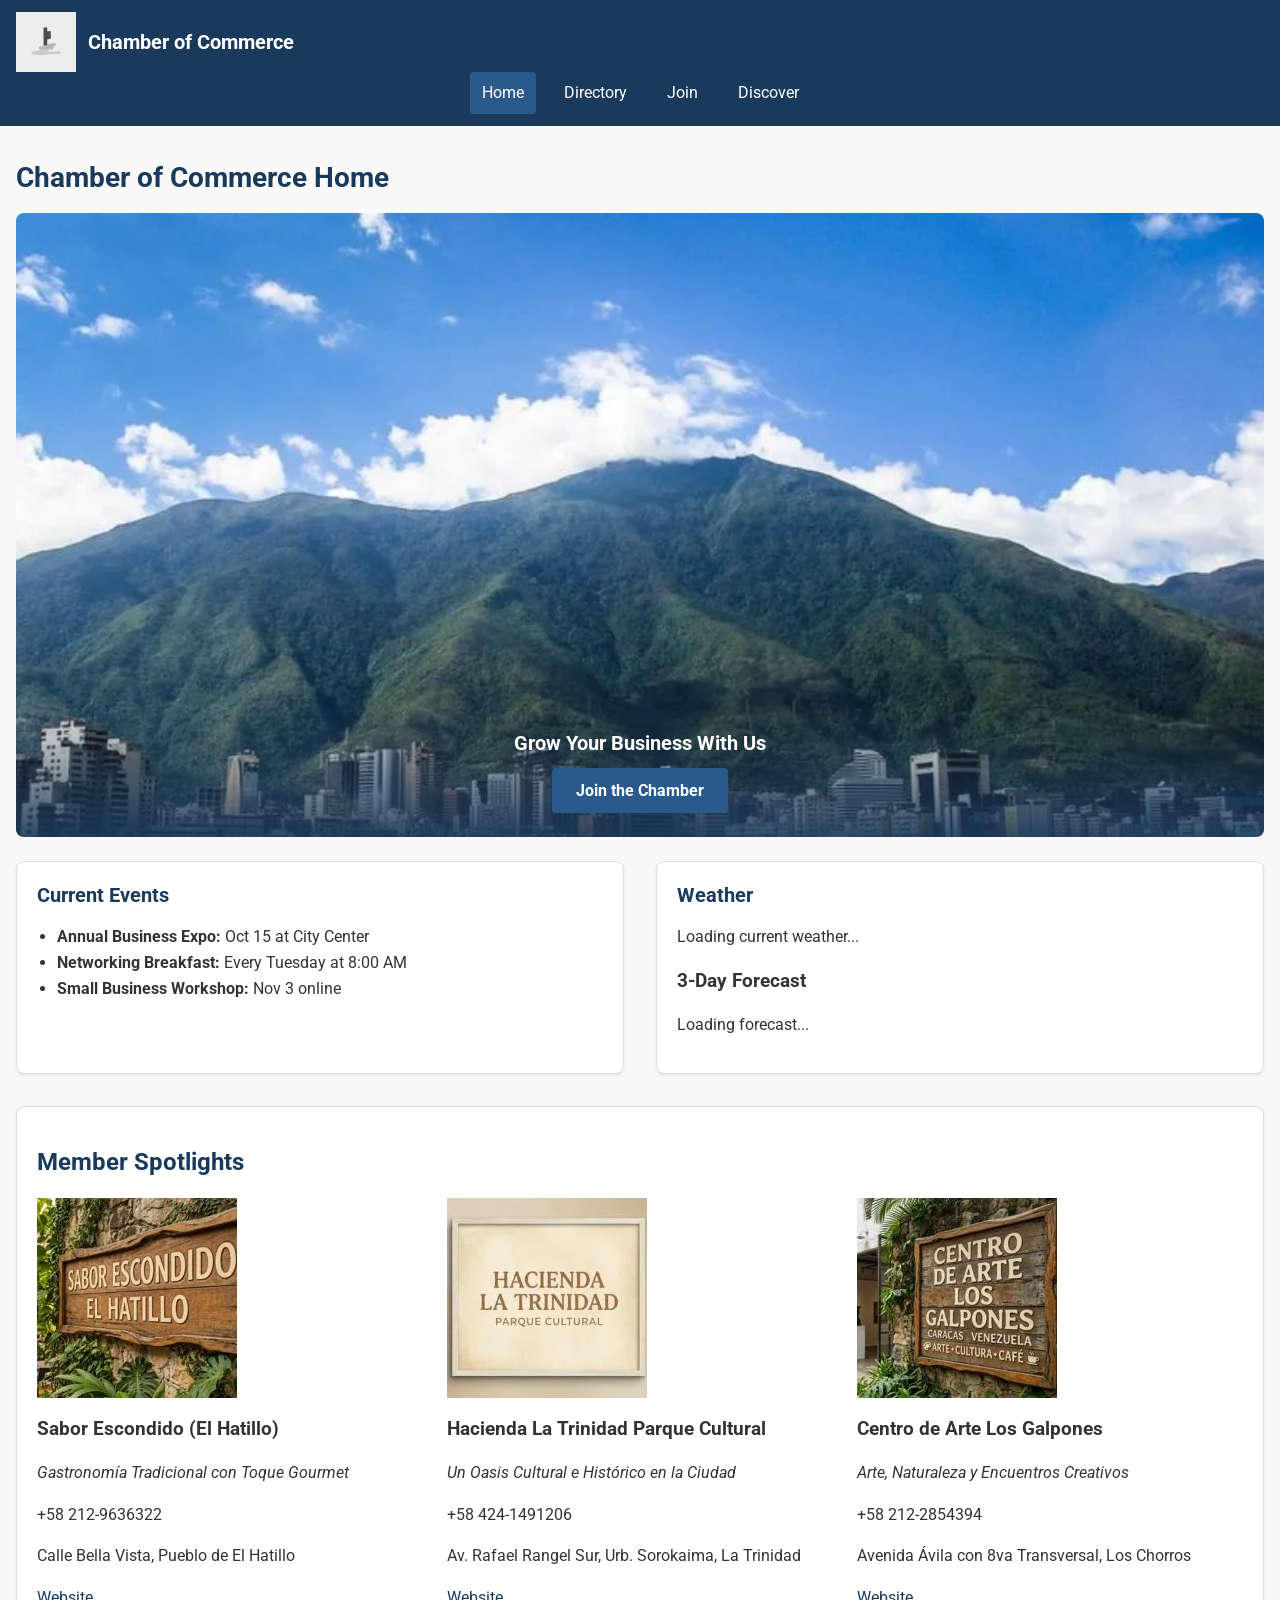
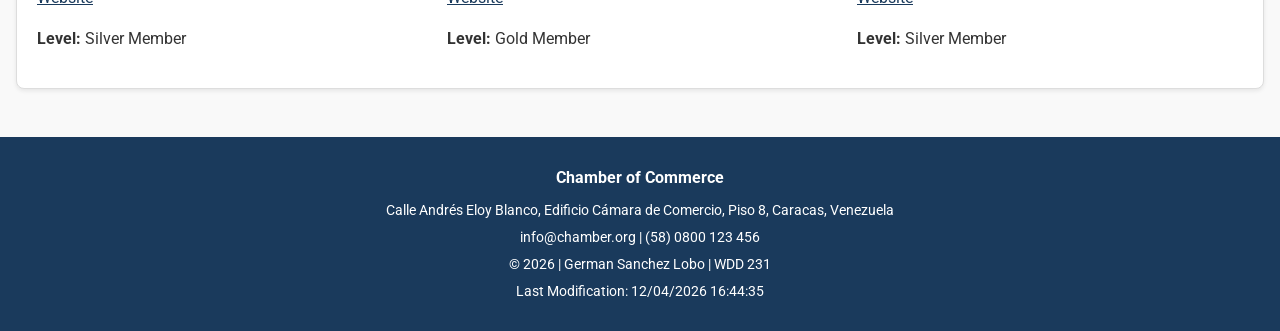
<file: chamber/index.html>
<!DOCTYPE html>
<html lang="en">
<head>
  <meta charset="UTF-8">
  <meta name="viewport" content="width=device-width, initial-scale=1.0">
  <title>Chamber of Commerce - Home</title>
  <meta name="description" content="Welcome to the Chamber of Commerce. Discover local events, weather updates, and business spotlights.">
  <meta name="author" content="German Sanchez Lobo">

  <!-- Favicon -->
  <link rel="icon" href="images/favicon.ico" type="image/x-icon">

  <!-- Google Fonts API -->
  <link rel="preconnect" href="https://fonts.googleapis.com">
  <link rel="preconnect" href="https://fonts.gstatic.com" crossorigin>
  <link href="https://fonts.googleapis.com/css2?family=Roboto:wght@400;700&display=swap" rel="stylesheet">

  <!-- Open Graph Meta Tags -->
  <meta property="og:title" content="Chamber of Commerce - Home">
  <meta property="og:type" content="website">
  <meta property="og:image" content="https://germanslobo.github.io/wdd231/chamber/images/og-image.jpg">
  <meta property="og:url" content="https://germanslobo.github.io/wdd231/chamber/index.html">
  <meta property="og:description" content="Empowering businesses and supporting local community growth.">

  <!-- Stylesheets -->
  <link rel="stylesheet" href="styles/normalize.css">
  <link rel="stylesheet" href="styles/small.css">
  <link rel="stylesheet" href="styles/larger.css">

  <!-- Scripts -->
  <script src="scripts/home.js" defer></script>
</head>
<body>

  <header>
    <div class="header-container">
      <img src="images/logo.svg" alt="Chamber Logo" class="logo" width="60" height="60">
      <span class="site-title">Chamber of Commerce</span>
    </div>
    <button id="menu-btn" aria-label="Toggle Navigation Menu">☰</button>
    <nav id="nav-bar">
      <ul>
        <li><a href="index.html" class="active">Home</a></li>
        <li><a href="directory.html">Directory</a></li>
        <li><a href="join.html">Join</a></li>
        <li><a href="discover.html">Discover</a></li>
      </ul>
    </nav>
  </header>

  <main>
    <!-- Single <h1> element for main content requirement -->
    <h1>Chamber of Commerce Home</h1>

    <!-- Hero Section with CTA -->
    <div class="hero">
      <img src="images/hero.webp" alt="City Skyline" width="1200" height="600">
      <div class="cta-overlay">
        <h2>Grow Your Business With Us</h2>
        <a href="join.html" class="cta-btn">Join the Chamber</a>
      </div>
    </div>

    <!-- Main Grid Content -->
    <div class="home-grid">
      <!-- Events Section -->
      <section class="card events">
        <h2>Current Events</h2>
        <ul>
          <li><strong>Annual Business Expo:</strong> Oct 15 at City Center</li>
          <li><strong>Networking Breakfast:</strong> Every Tuesday at 8:00 AM</li>
          <li><strong>Small Business Workshop:</strong> Nov 3 online</li>
        </ul>
      </section>

      <!-- Weather Section -->
      <section class="card weather">
        <h2>Weather</h2>
        <div id="weather-info">
          <p>Loading current weather...</p>
        </div>
        <h3>3-Day Forecast</h3>
        <div id="forecast-info">
          <p>Loading forecast...</p>
        </div>
      </section>

      <!-- Spotlights Section -->
      <section class="spotlights-container">
        <h2>Member Spotlights</h2>
        <div id="spotlights" class="spotlight-grid"></div>
      </section>
    </div>
  </main>

  <footer>
    <div class="footer-info">
      <p><strong>Chamber of Commerce</strong></p>
      <p>Calle Andrés Eloy Blanco, Edificio Cámara de Comercio, Piso 8, Caracas, Venezuela</p>
      <p>info@chamber.org | (58) 0800 123 456</p>
    </div>
    <div class="footer-dev">
      <p>&copy; <span id="currentyear"></span> | German Sanchez Lobo | WDD 231</p>
      <p id="lastModified"></p>
    </div>
  </footer>

</body>
</html>
</file>
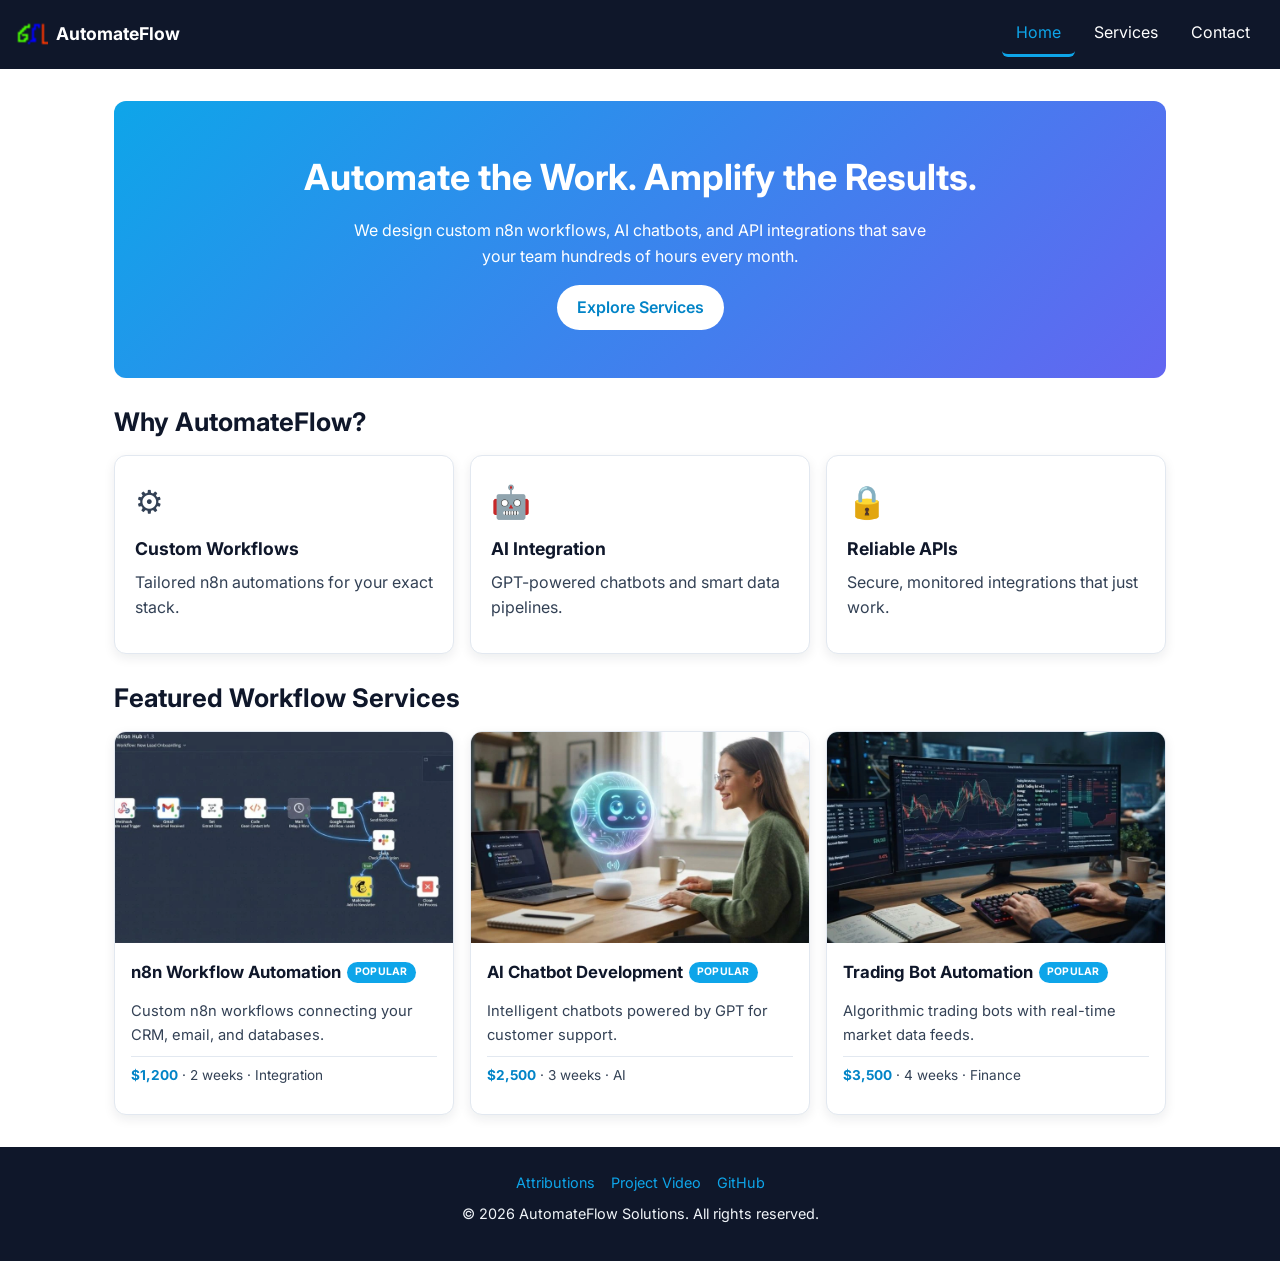
<file: final/index.html>
<!DOCTYPE html>
<html lang="en">
<head>
  <meta charset="UTF-8">
  <meta name="viewport" content="width=device-width, initial-scale=1.0">
  <title>AutomateFlow Solutions | Workflow Automation & API Consulting</title>
  <meta name="description" content="AutomateFlow Solutions builds custom n8n workflows, AI chatbots, and API integrations to eliminate repetitive work and scale your business.">
  <meta name="author" content="German Sanchez Lobo">

  <!-- Open Graph -->
  <meta property="og:title" content="AutomateFlow Solutions | Workflow Automation Consulting">
  <meta property="og:description" content="Custom n8n workflows, AI chatbots, and API integrations that save your team hundreds of hours every month.">
  <meta property="og:type" content="website">
  <meta property="og:image" content="https://germanslobo.github.io/wdd231/final/images/n8n-workflow.webp">
  <meta property="og:url" content="https://germanslobo.github.io/wdd231/final/">

  <!-- Favicon -->
  <link rel="icon" type="image/webp" href="images/favicon.ico">

  <!-- Google Fonts -->
  <link rel="preconnect" href="https://fonts.googleapis.com">
  <link rel="preconnect" href="https://fonts.gstatic.com" crossorigin>
  <link href="https://fonts.googleapis.com/css2?family=Inter:wght@400;600;700&display=swap" rel="stylesheet">

  <!-- Styles -->
  <link rel="stylesheet" href="styles/base.css">
  <link rel="stylesheet" href="styles/large.css">
</head>
<body>

  <header>
    <a href="index.html" class="brand">
      <img src="images/favicon.ico" alt="" width="32" height="32">
      AutomateFlow
    </a>
    <button id="menuBtn" aria-label="Toggle navigation menu" aria-expanded="false" aria-controls="primaryNav">☰</button>
    <nav id="primaryNav" aria-label="Main navigation">
      <ul>
        <li><a href="index.html" aria-current="page">Home</a></li>
        <li><a href="services.html">Services</a></li>
        <li><a href="contact.html">Contact</a></li>
      </ul>
    </nav>
  </header>

  <main>
    <section class="hero">
      <h1>Automate the Work. Amplify the Results.</h1>
      <p>We design custom n8n workflows, AI chatbots, and API integrations that save your team hundreds of hours every month.</p>
      <a href="services.html" class="btn">Explore Services</a>
    </section>

    <h2>Why AutomateFlow?</h2>
    <section class="features" id="featureGrid"></section>

    <h2>Featured Workflow Services</h2>
    <div id="featuredStatus"></div>
    <section class="services-grid" id="featuredServices" aria-live="polite"></section>
  </main>

  <footer>
    <div class="foot-links">
      <a href="attributions.html">Attributions</a>
      <a href="https://youtu.be/V-stMVX2uFY" target="_blank" rel="noopener">Project Video</a>
      <a href="https://github.com/germanslobo/wdd231" target="_blank" rel="noopener">GitHub</a>
    </div>
    <p>&copy; <span id="year"></span> AutomateFlow Solutions. All rights reserved.</p>
  </footer>

  <dialog id="serviceModal" aria-labelledby="modalTitle">
    <div class="modal-header">
      <h2 id="modalTitle">Service</h2>
      <button class="modal-close" aria-label="Close dialog">×</button>
    </div>
    <div class="modal-body" id="modalBody"></div>
  </dialog>

  <script type="module" src="scripts/main.js"></script>
</body>
</html>
</file>
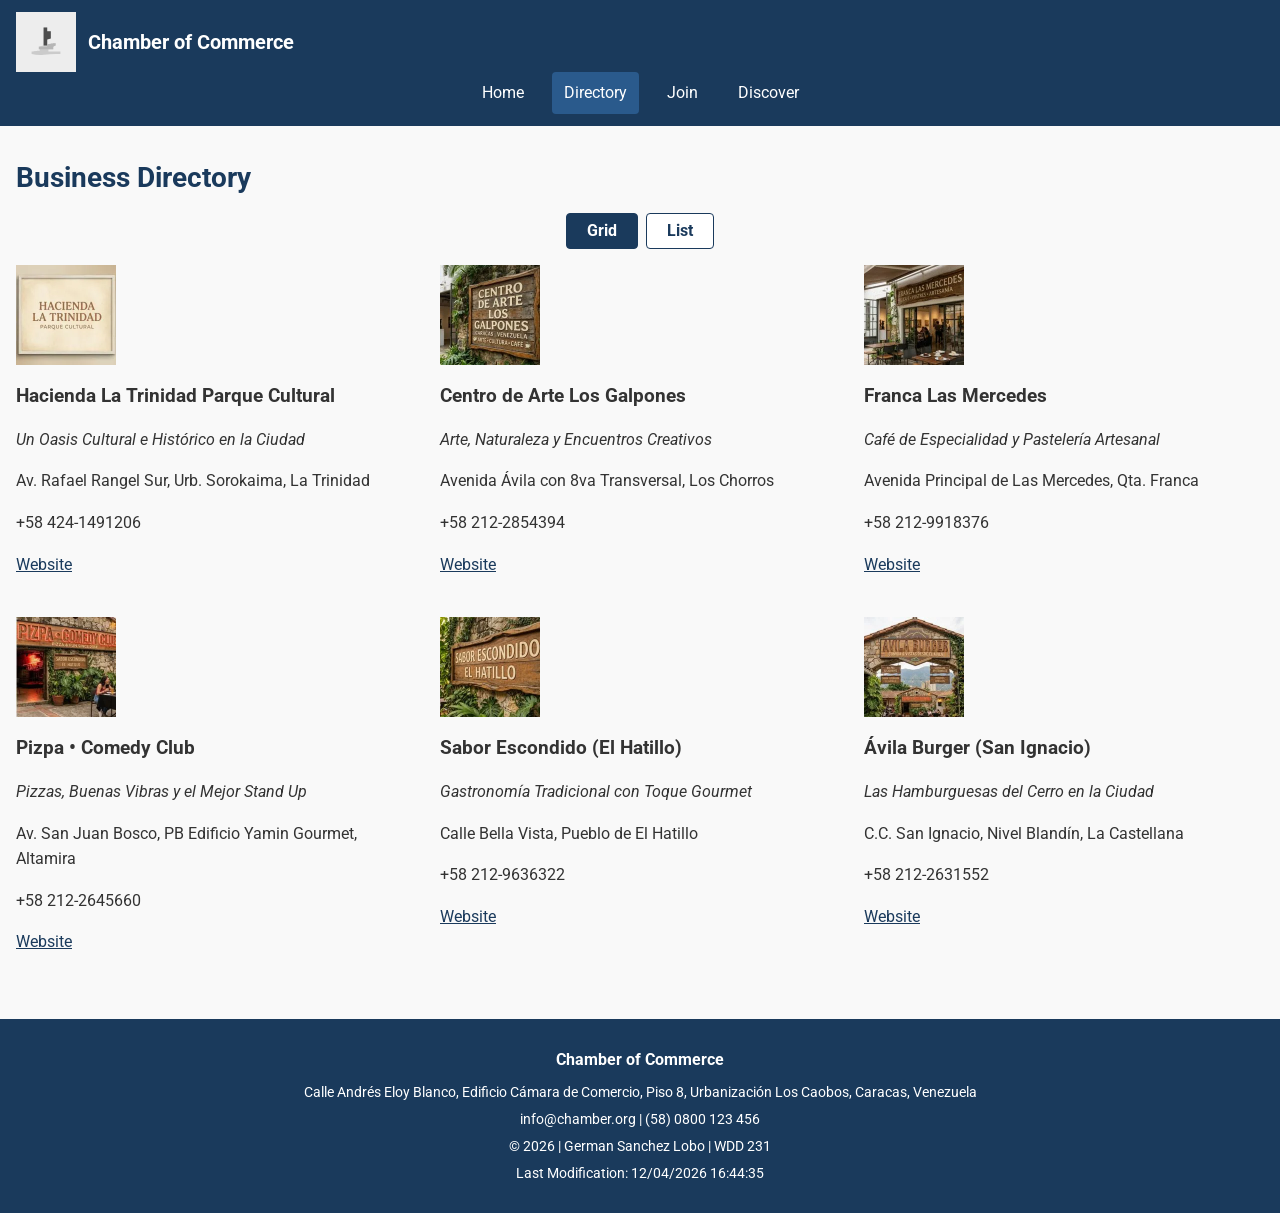
<file: chamber/directory.html>
<!DOCTYPE html>
<html lang="en">
<head>
  <meta charset="UTF-8">
  <meta name="viewport" content="width=device-width, initial-scale=1.0">
  <title>Chamber Directory - Local Chamber of Commerce</title>
  <meta name="description" content="Business directory of the local Chamber of Commerce. Explore and support local businesses.">
  <meta name="author" content="German Sanchez Lobo">

  <link rel="preconnect" href="https://fonts.googleapis.com">
  <link rel="preconnect" href="https://fonts.gstatic.com" crossorigin>
  <link href="https://fonts.googleapis.com/css2?family=Roboto:wght@400;700&display=swap" rel="stylesheet">

  <!-- Favicon -->
  <link rel="icon" href="images/favicon.ico" type="image/x-icon">

  <!-- Open Graph Meta Tags for Facebook Sharing -->
  <meta property="og:title" content="Chamber Business Directory">
  <meta property="og:type" content="website">
  <meta property="og:image" content="https://germanslobo.github.io/wdd231/chamber/images/og-image.jpg">
  <meta property="og:url" content="https://germanslobo.github.io/wdd231/chamber/directory.html">
  <meta property="og:description" content="Discover local businesses, services, and members in our Chamber of Commerce directory.">

  <!-- Style Sheets (Normalize first, then small, then larger) -->
  <link rel="stylesheet" href="styles/normalize.css">
  <link rel="stylesheet" href="styles/small.css">
  <link rel="stylesheet" href="styles/larger.css">

  <!-- JavaScript -->
  <script src="scripts/directory.js" defer></script>
</head>
<body>

  <header>
    <div class="header-container">
      <img src="images/logo.svg" alt="Chamber Logo" class="logo" width="60" height="60">
      <span class="site-title">Chamber of Commerce</span>
    </div>
    <button id="menu-btn" aria-label="Toggle Navigation Menu">☰</button>
    <nav id="nav-bar">
      <ul>
        <li><a href="index.html">Home</a></li>
        <li><a href="directory.html" class="active">Directory</a></li>
        <li><a href="join.html">Join</a></li>
        <li><a href="discover.html">Discover</a></li>
      </ul>
    </nav>
  </header>

  <main>
    <!-- Single h1 moved inside main to pass audit -->
    <h1>Business Directory</h1>

    <div class="view-toggle">
      <button id="grid-btn" class="active-view">Grid</button>
      <button id="list-btn">List</button>
    </div>

    <div id="members-container" class="grid-view"></div>
  </main>

  <footer>
    <div class="footer-info">
      <p><strong>Chamber of Commerce</strong></p>
      <p>Calle Andrés Eloy Blanco, Edificio Cámara de Comercio, Piso 8, Urbanización Los Caobos, Caracas, Venezuela</p>
      <p>info@chamber.org | (58) 0800 123 456</p>
    </div>
    <div class="footer-dev">
      <p>&copy; <span id="currentyear"></span> | German Sanchez Lobo | WDD 231</p>
      <p id="lastModified"></p>
    </div>
  </footer>

</body>
</html>
</file>
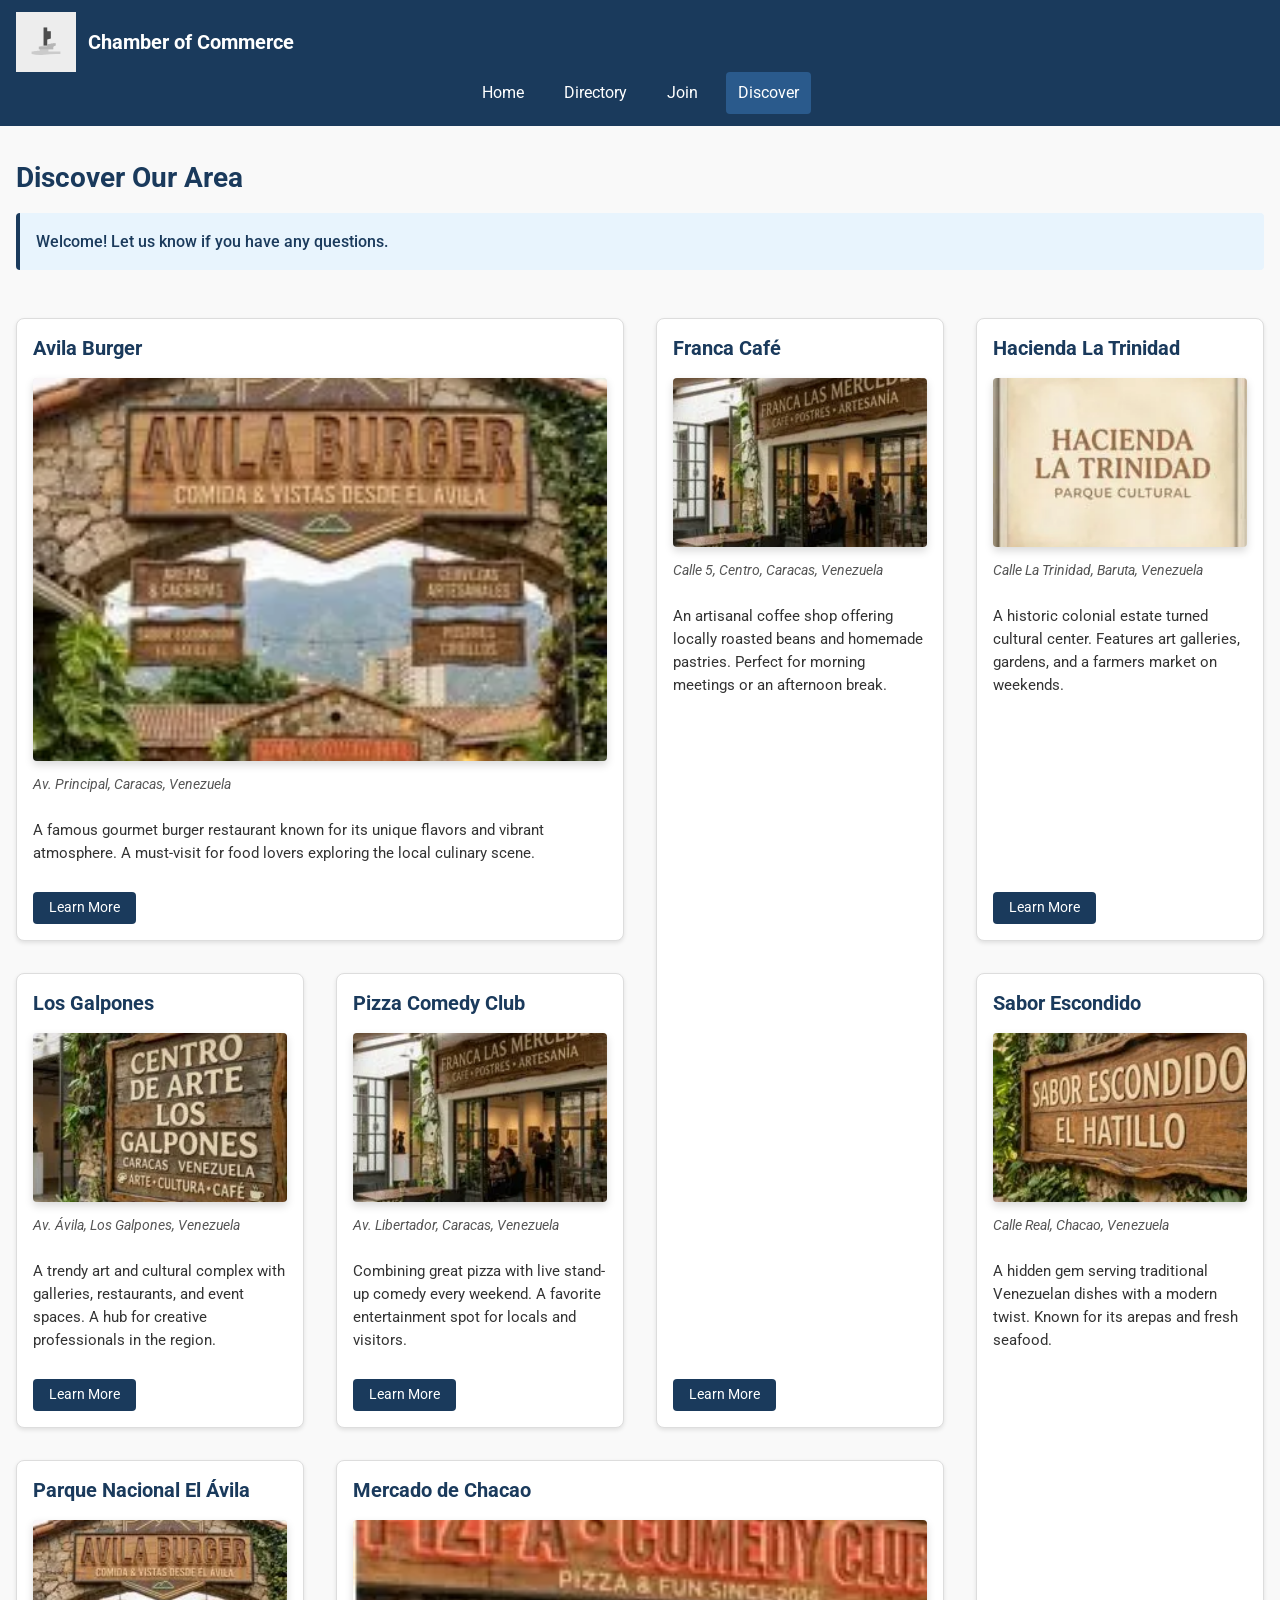
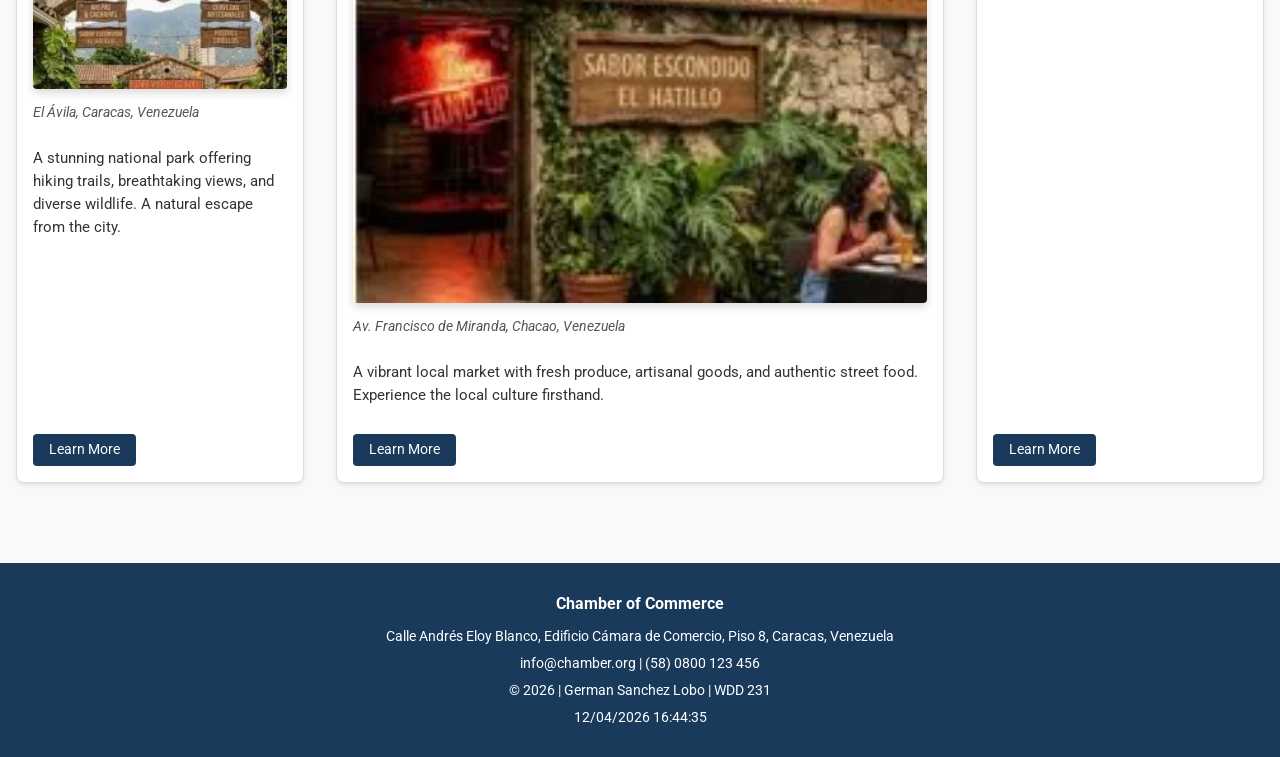
<file: chamber/discover.html>
<!DOCTYPE html>
<html lang="en">
<head>
  <meta charset="UTF-8">
  <meta name="viewport" content="width=device-width, initial-scale=1.0">
  <title>Discover | Chamber of Commerce</title>
  <meta name="description" content="Discover the vibrant area our chamber of commerce serves. Explore local attractions, dining, culture, and more.">
  <meta name="author" content="German Sanchez Lobo">

  <!-- Google Fonts API -->
  <link rel="preconnect" href="https://fonts.googleapis.com">
  <link rel="preconnect" href="https://fonts.gstatic.com" crossorigin>
  <link href="https://fonts.googleapis.com/css2?family=Roboto:wght@400;700&display=swap" rel="stylesheet">

  <!-- Favicon -->
  <link rel="icon" href="images/favicon.ico" type="image/x-icon">

  <!-- Open Graph Meta Tags (absolute URLs) -->
  <meta property="og:title" content="Discover Our Area | Chamber of Commerce">
  <meta property="og:type" content="website">
  <meta property="og:image" content="https://germanslobo.github.io/wdd231/chamber/images/og-image.webp">
  <meta property="og:url" content="https://germanslobo.github.io/wdd231/chamber/discover.html">
  <meta property="og:description" content="Explore the best attractions, dining, and culture in our region.">

  <!-- Stylesheets -->
  <link rel="stylesheet" href="styles/normalize.css">
  <link rel="stylesheet" href="styles/small.css">
  <link rel="stylesheet" href="styles/medium.css" media="(min-width: 641px)">
  <link rel="stylesheet" href="styles/larger.css" media="(min-width: 1025px)">

  <!-- Scripts -->
  <script type="module" src="scripts/discover.js"></script>
</head>
<body>

  <header>
    <div class="header-container">
      <img src="images/logo.svg" alt="Chamber Logo" class="logo" width="60" height="60">
      <span class="site-title">Chamber of Commerce</span>
    </div>
    <button id="menu-btn" aria-label="Toggle Navigation Menu">☰</button>
    <nav id="nav-bar">
      <ul>
        <li><a href="index.html">Home</a></li>
        <li><a href="directory.html">Directory</a></li>
        <li><a href="join.html">Join</a></li>
        <li><a href="discover.html" class="active">Discover</a></li>
      </ul>
    </nav>
  </header>

  <main>
    <h1>Discover Our Area</h1>

    <!-- Visitor Message (localStorage) -->
    <div id="visitor-message" class="visitor-message" role="status" aria-live="polite"></div>

    <!-- Cards Grid (populated by JS) -->
    <section class="discover-grid" id="discover-grid" aria-label="Items of interest in our area">
      <!-- Cards will be inserted here by discover.js -->
    </section>
  </main>

  <footer>
    <div class="footer-info">
      <p><strong>Chamber of Commerce</strong></p>
      <p>Calle Andrés Eloy Blanco, Edificio Cámara de Comercio, Piso 8, Caracas, Venezuela</p>
      <p>info@chamber.org | (58) 0800 123 456</p>
    </div>
    <div class="footer-dev">
      <p>&copy; <span id="currentyear"></span> | German Sanchez Lobo | WDD 231</p>
      <p id="lastModified"></p>
    </div>
  </footer>

</body>
</html>
</file>
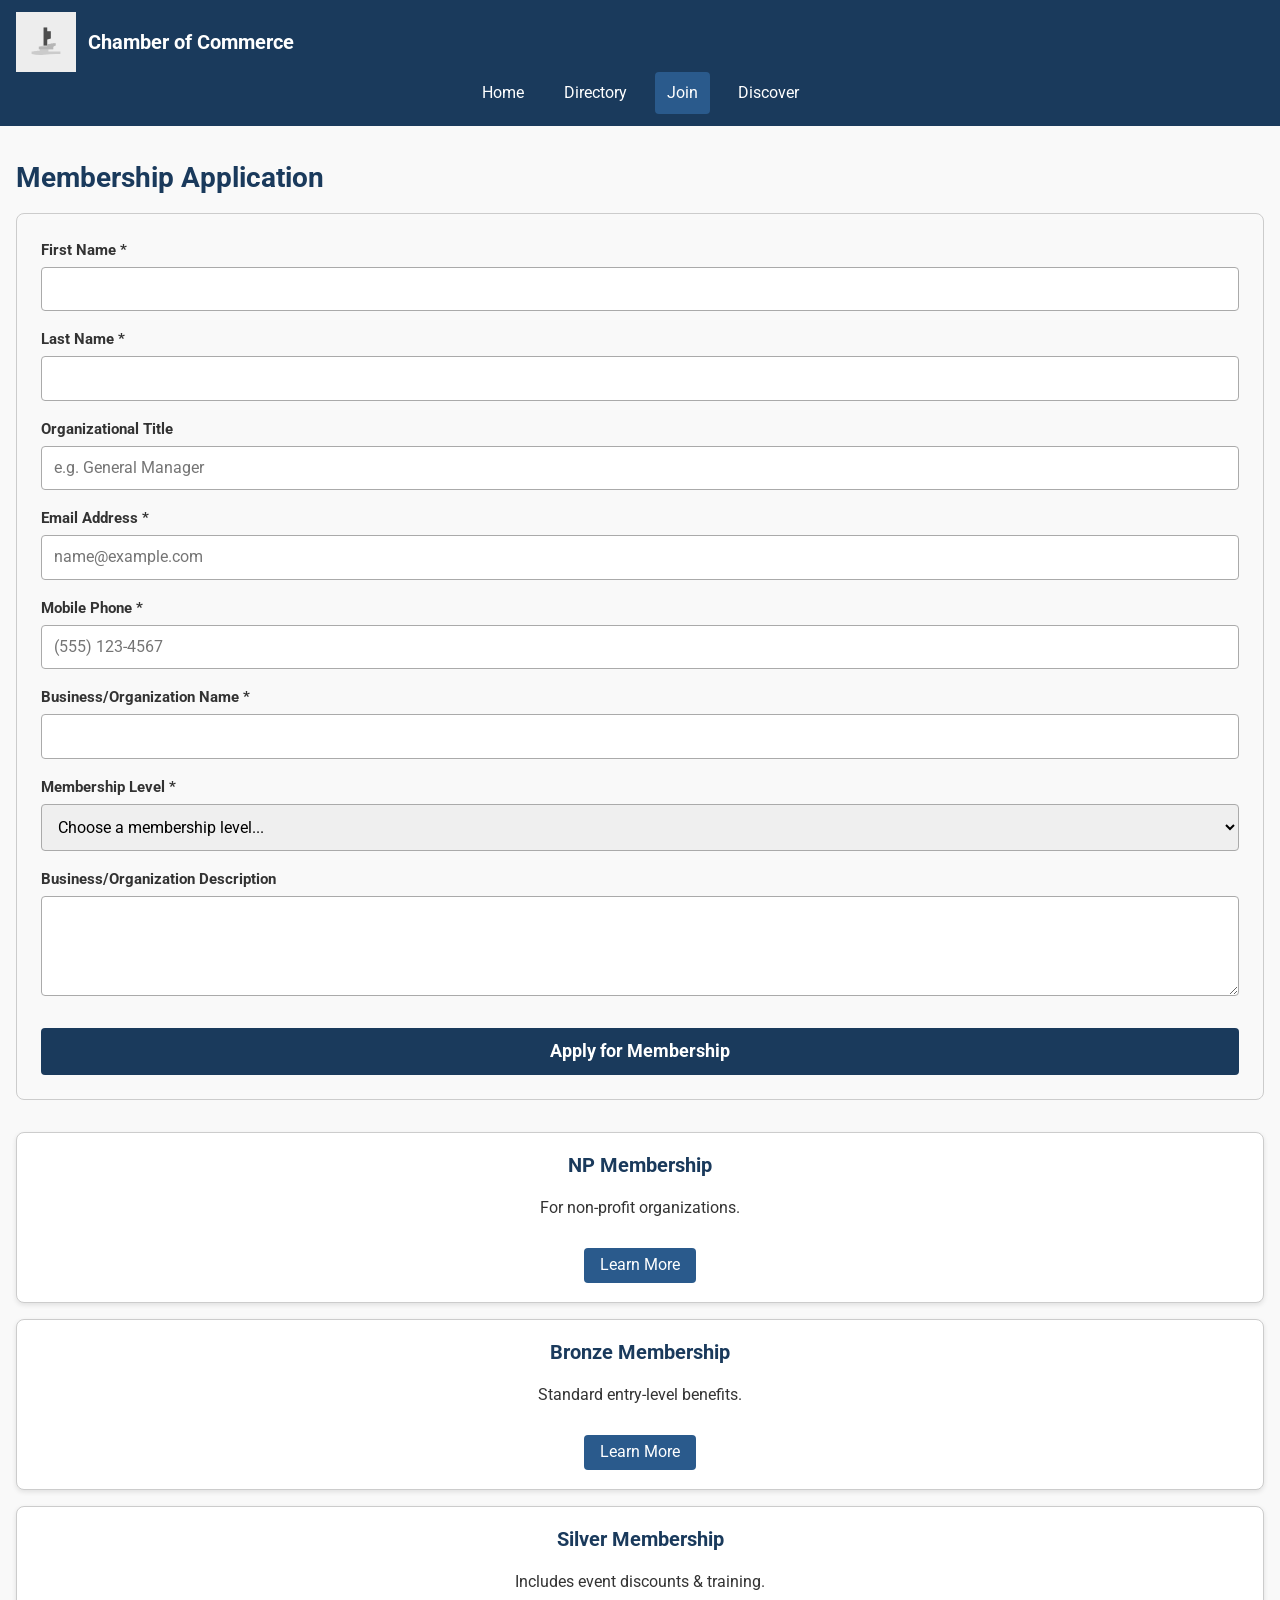
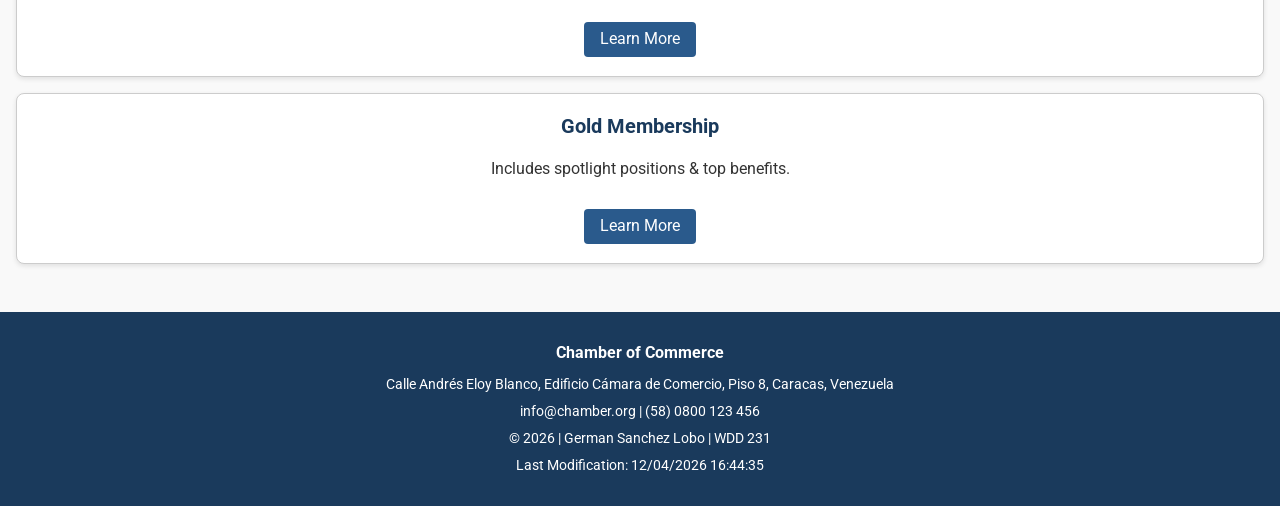
<file: chamber/join.html>
<!DOCTYPE html>
<html lang="en">
<head>
  <meta charset="UTF-8">
  <meta name="viewport" content="width=device-width, initial-scale=1.0">
  <title>Join the Chamber - Chamber of Commerce</title>
  <meta name="description" content="Apply for membership in the local Chamber of Commerce. Choose from NP, Bronze, Silver, and Gold levels.">
  <meta name="author" content="German Sanchez Lobo">

  <!-- Open Graph Meta Tags -->
  <meta property="og:title" content="Join the Chamber - Chamber of Commerce">
  <meta property="og:type" content="website">
  <meta property="og:image" content="https://germanslobo.github.io/wdd231/chamber/images/og-image.jpg">
  <meta property="og:url" content="https://germanslobo.github.io/wdd231/chamber/join.html">
  <meta property="og:description" content="Apply for membership in the local Chamber of Commerce. Choose from NP, Bronze, Silver, and Gold levels.">

  <!-- Favicon -->
  <link rel="icon" href="images/favicon.ico" type="image/x-icon">

  <!-- Google Fonts -->
  <link rel="preconnect" href="https://fonts.googleapis.com">
  <link rel="preconnect" href="https://fonts.gstatic.com" crossorigin>
  <link href="https://fonts.googleapis.com/css2?family=Roboto:wght@400;700&display=swap" rel="stylesheet">

  <!-- Stylesheets -->
  <link rel="stylesheet" href="styles/normalize.css">
  <link rel="stylesheet" href="styles/small.css">
  <link rel="stylesheet" href="styles/larger.css">

  <!-- JavaScript -->
  <script src="scripts/join.js" defer></script>
</head>
<body>

  <header>
    <div class="header-container">
      <img src="images/logo.svg" alt="Chamber Logo" class="logo" width="60" height="60">
      <span class="site-title">Chamber of Commerce</span>
    </div>
    <button id="menu-btn" aria-label="Toggle Navigation Menu">☰</button>
    <nav id="nav-bar">
      <ul>
        <li><a href="index.html">Home</a></li>
        <li><a href="directory.html">Directory</a></li>
        <li><a href="join.html" class="active">Join</a></li>
        <li><a href="discover.html">Discover</a></li>
      </ul>
    </nav>
  </header>

  <main>
    <h1>Membership Application</h1>

    <div class="join-container">
      <!-- Formulario de Solicitud -->
      <form method="get" action="thankyou.html" class="join-form">
        
        <label>First Name *
          <input type="text" name="first" title="Enter your first name" autocomplete="given-name" required>
        </label>

        <label>Last Name *
          <input type="text" name="last" title="Enter your last name" autocomplete="family-name" required>
        </label>

        <label>Organizational Title
          <input type="text" name="title" title="At least 7 characters (letters, hyphens, and spaces only)" autocomplete="organization-title" pattern="^[a-zA-Z\s\-]{7,}$" placeholder="e.g. General Manager">
        </label>

        <label>Email Address *
          <input type="email" name="email" title="Enter a valid email address" autocomplete="email" placeholder="name@example.com" required>
        </label>

        <label>Mobile Phone *
          <input type="tel" name="phone" title="Enter your mobile phone number" autocomplete="tel" placeholder="(555) 123-4567" required>
        </label>

        <label>Business/Organization Name *
          <input type="text" name="organization" title="Enter your business or organization name" autocomplete="organization" required>
        </label>

        <label>Membership Level *
          <select name="membership" required>
            <option value="" disabled selected>Choose a membership level...</option>
            <option value="np">NP Membership (Non-Profit - No Fee)</option>
            <option value="bronze">Bronze Membership</option>
            <option value="silver">Silver Membership</option>
            <option value="gold">Gold Membership</option>
          </select>
        </label>

        <label>Business/Organization Description
          <textarea name="description" title="Provide a brief description of your business or organization" rows="4"></textarea>
        </label>

        <!-- Campo oculto para la marca de tiempo (Timestamp) -->
        <input type="hidden" name="timestamp" id="timestamp">

        <button type="submit" class="submit-btn">Apply for Membership</button>
      </form>

      <!-- Tarjetas de Niveles con Animación y Enlaces a Modales -->
      <div class="membership-cards">
        
        <div class="card animate-card">
          <h2>NP Membership</h2>
          <p>For non-profit organizations.</p>
          <button type="button" class="modal-btn" data-modal="np-modal">Learn More</button>
        </div>

        <div class="card animate-card">
          <h2>Bronze Membership</h2>
          <p>Standard entry-level benefits.</p>
          <button type="button" class="modal-btn" data-modal="bronze-modal">Learn More</button>
        </div>

        <div class="card animate-card">
          <h2>Silver Membership</h2>
          <p>Includes event discounts & training.</p>
          <button type="button" class="modal-btn" data-modal="silver-modal">Learn More</button>
        </div>

        <div class="card animate-card">
          <h2>Gold Membership</h2>
          <p>Includes spotlight positions & top benefits.</p>
          <button type="button" class="modal-btn" data-modal="gold-modal">Learn More</button>
        </div>

      </div>
    </div> <!-- Cierre correcto de .join-container -->

    <!-- Modales HTML nativos (<dialog>) -->
    <dialog id="np-modal">
      <h3>NP Membership Details</h3>
      <p>Designed strictly for non-profit organizations with zero membership fees. Enjoy basic chamber access and community networking events.</p>
      <button class="close-modal">Close</button>
    </dialog>

    <dialog id="bronze-modal">
      <h3>Bronze Membership Details</h3>
      <p>Ideal for small local startups. Includes directory listing, entry-level training workshops, and standard event invitations.</p>
      <button class="close-modal">Close</button>
    </dialog>

    <dialog id="silver-modal">
      <h3>Silver Membership Details</h3>
      <p>Offers increased advertising benefits, discounts on major chamber events, and specialized digital marketing training sessions.</p>
      <button class="close-modal">Close</button>
    </dialog>

    <dialog id="gold-modal">
      <h3>Gold Membership Details</h3>
      <p>The ultimate package! Includes premium homepage spotlight positions[cite: 7], VIP event access, free training sessions, and maximum organizational visibility.</p>
      <button class="close-modal">Close</button>
    </dialog>

  </main>

  <footer>
    <div class="footer-info">
      <p><strong>Chamber of Commerce</strong></p>
      <p>Calle Andrés Eloy Blanco, Edificio Cámara de Comercio, Piso 8, Caracas, Venezuela</p>
      <p>info@chamber.org | (58) 0800 123 456</p>
    </div>
    <div class="footer-dev">
      <p>&copy; <span id="currentyear"></span> | German Sanchez Lobo | WDD 231</p>
      <p id="lastModified"></p>
    </div>
  </footer>

</body>
</html>
</file>
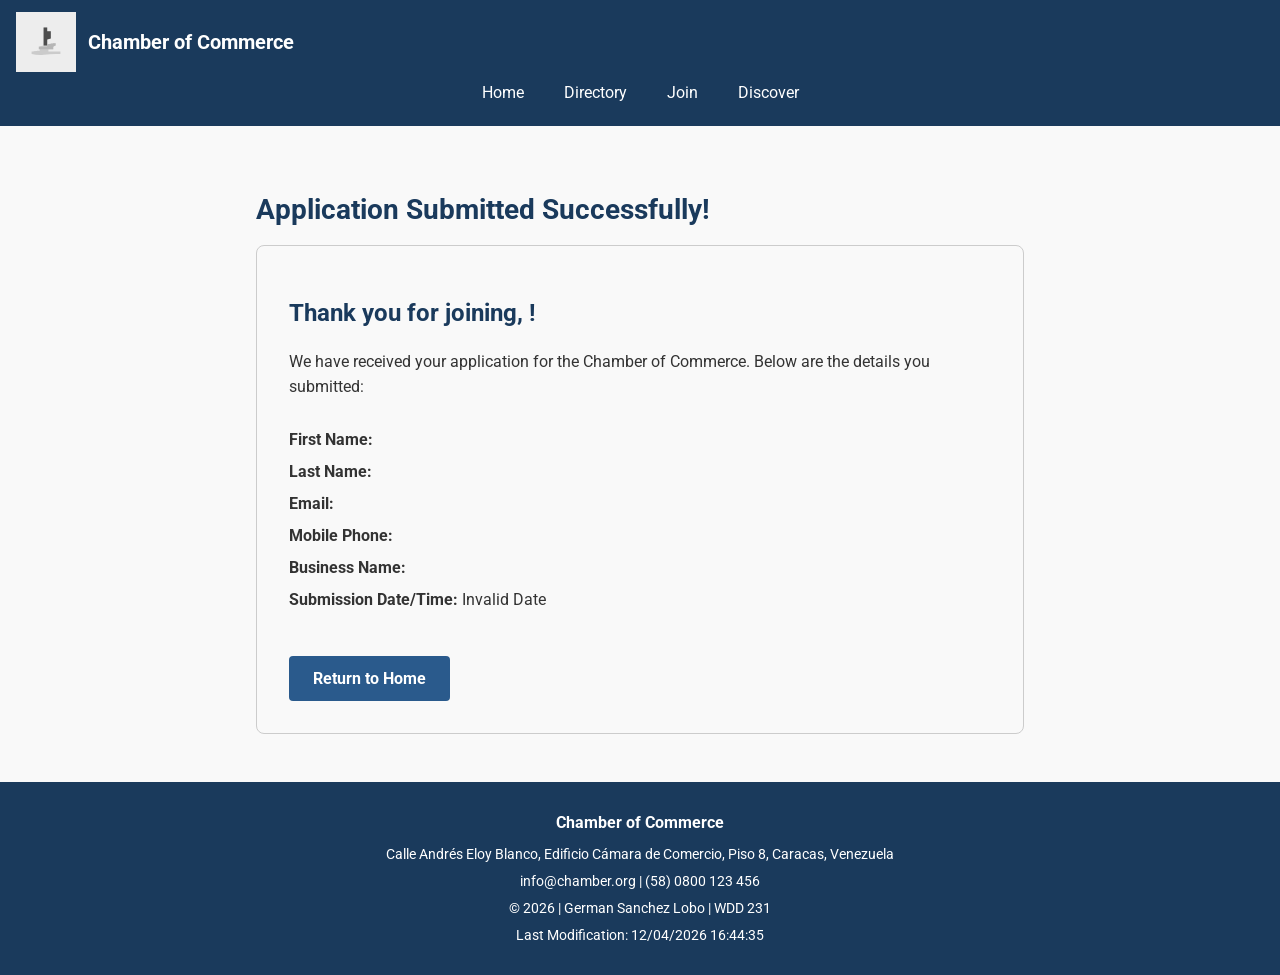
<file: chamber/thankyou.html>
<!DOCTYPE html>
<html lang="en">
<head>
  <meta charset="UTF-8">
  <meta name="viewport" content="width=device-width, initial-scale=1.0">
  <title>Thank You - Chamber of Commerce</title>
  <meta name="description" content="Thank you for applying to join the Chamber of Commerce.">
  <meta name="author" content="German Sanchez Lobo">

  <!-- Favicon -->
  <link rel="icon" href="images/favicon.ico" type="image/x-icon">

  <!-- Google Fonts -->
  <link rel="preconnect" href="https://fonts.googleapis.com">
  <link rel="preconnect" href="https://fonts.gstatic.com" crossorigin>
  <link href="https://fonts.googleapis.com/css2?family=Roboto:wght@400;700&display=swap" rel="stylesheet">

  <!-- Stylesheets -->
  <link rel="stylesheet" href="styles/normalize.css">
  <link rel="stylesheet" href="styles/small.css">
  <link rel="stylesheet" href="styles/larger.css">

  <!-- JavaScript para procesar los datos de la URL -->
  <script src="scripts/thankyou.js" defer></script>
</head>
<body>

  <header>
    <div class="header-container">
      <img src="images/logo.svg" alt="Chamber Logo" class="logo" width="60" height="60">
      <span class="site-title">Chamber of Commerce</span>
    </div>
    <button id="menu-btn" aria-label="Toggle Navigation Menu">☰</button>
    <nav id="nav-bar">
      <ul>
        <li><a href="index.html">Home</a></li>
        <li><a href="directory.html">Directory</a></li>
        <li><a href="join.html">Join</a></li>
        <li><a href="discover.html">Discover</a></li>
      </ul>
    </nav>
  </header>

  <main style="max-width: 800px; margin: 2rem auto; padding: 1rem;">
    <h1>Application Submitted Successfully!</h1>
    <div style="background-color: var(--card-bg, #f9f9f9); border: 1px solid #ccc; border-radius: 8px; padding: 2rem;">
      <h2>Thank you for joining, <span id="display-name"></span>!</h2>
      <p>We have received your application for the Chamber of Commerce. Below are the details you submitted:</p>
      
      <ul id="results-list" style="list-style: none; padding: 0; line-height: 2rem; margin-top: 1.5rem;">
        <!-- Los datos se inyectarán aquí mediante JavaScript -->
      </ul>

      <a href="index.html" class="cta-btn" style="display: inline-block; margin-top: 1.5rem; text-decoration: none;">Return to Home</a>
    </div>
  </main>

  <footer>
    <div class="footer-info">
      <p><strong>Chamber of Commerce</strong></p>
      <p>Calle Andrés Eloy Blanco, Edificio Cámara de Comercio, Piso 8, Caracas, Venezuela</p>
      <p>info@chamber.org | (58) 0800 123 456</p>
    </div>
    <div class="footer-dev">
      <p>&copy; <span id="currentyear"></span> | German Sanchez Lobo | WDD 231</p>
      <p id="lastModified"></p>
    </div>
  </footer>

</body>
</html>
</file>
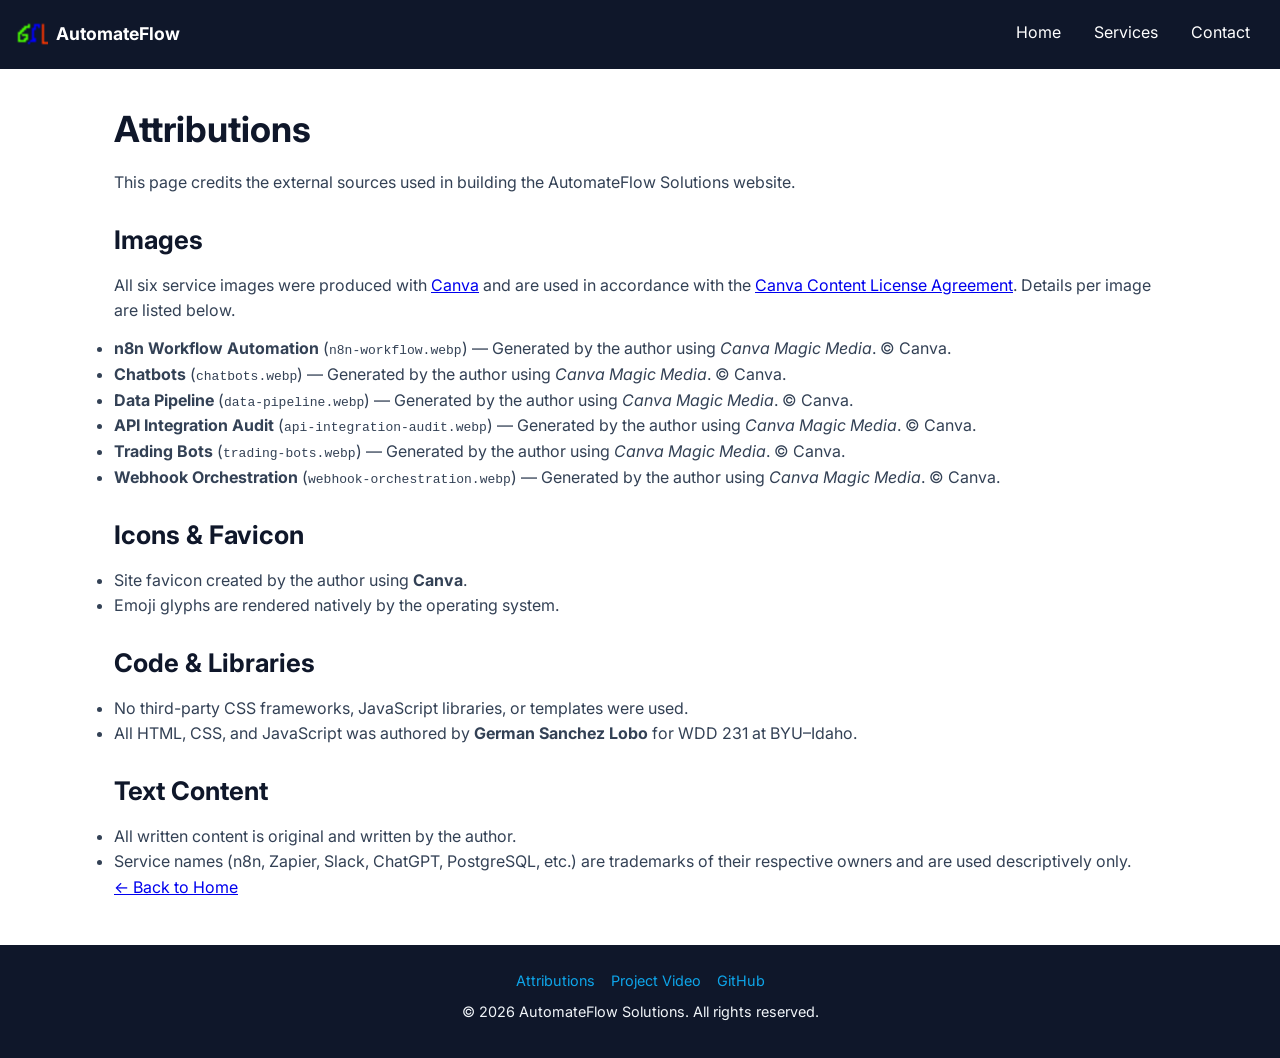
<file: final/attributions.html>
<!DOCTYPE html>
<html lang="en">
<head>
  <meta charset="UTF-8">
  <meta name="viewport" content="width=device-width, initial-scale=1.0">
  <title>Attributions | AutomateFlow Solutions</title>
  <meta name="description" content="Sources, credits, and attributions for the AutomateFlow Solutions website. All images used under the Canva Content License Agreement.">
  <meta name="author" content="German Sanchez Lobo">

  <!-- Open Graph -->
  <meta property="og:title" content="Attributions | AutomateFlow Solutions - Credits">
  <meta property="og:description" content="Image, code, and content credits for the AutomateFlow Solutions final project.">
  <meta property="og:type" content="website">
  <meta property="og:image" content="https://germanslobo.github.io/wdd231/final/images/favicon.ico">
  <meta property="og:url" content="https://germanslobo.github.io/wdd231/final/attributions.html">

  <!-- Favicon -->
  <link rel="icon" type="image/webp" href="images/favicon.ico">

  <!-- Google Fonts -->
  <link rel="preconnect" href="https://fonts.googleapis.com">
  <link rel="preconnect" href="https://fonts.gstatic.com" crossorigin>
  <link href="https://fonts.googleapis.com/css2?family=Inter:wght@400;600;700&display=swap" rel="stylesheet">

  <!-- Styles -->
  <link rel="stylesheet" href="styles/base.css">
  <link rel="stylesheet" href="styles/large.css">

  <meta name="robots" content="noindex">
</head>
<body>

  <header>
    <a href="index.html" class="brand">
      <img src="images/favicon.ico" alt="" width="32" height="32">
      AutomateFlow
    </a>
    <button id="menuBtn" aria-label="Toggle navigation menu" aria-expanded="false" aria-controls="primaryNav">☰</button>
    <nav id="primaryNav" aria-label="Main navigation">
      <ul>
        <li><a href="index.html">Home</a></li>
        <li><a href="services.html">Services</a></li>
        <li><a href="contact.html">Contact</a></li>
      </ul>
    </nav>
  </header>

  <main>
    <h1>Attributions</h1>
    <p>This page credits the external sources used in building the AutomateFlow Solutions website.</p>

    <h2>Images</h2>
    <p>
      All six service images were produced with
      <a href="https://www.canva.com/" target="_blank" rel="noopener">Canva</a>
      and are used in accordance with the
      <a href="https://www.canva.com/policies/content-license-agreement/" target="_blank" rel="noopener">
        Canva Content License Agreement</a>.
      Details per image are listed below.
    </p>
    <ul>
      <li>
        <strong>n8n Workflow Automation</strong> (<code>n8n-workflow.webp</code>) —
        Generated by the author using <em>Canva Magic Media</em>. &copy; Canva.
      </li>
      <li>
        <strong>Chatbots</strong> (<code>chatbots.webp</code>) —
        Generated by the author using <em>Canva Magic Media</em>. &copy; Canva.
      </li>
      <li>
        <strong>Data Pipeline</strong> (<code>data-pipeline.webp</code>) —
        Generated by the author using <em>Canva Magic Media</em>. &copy; Canva.
      </li>
      <li>
        <strong>API Integration Audit</strong> (<code>api-integration-audit.webp</code>) —
        Generated by the author using <em>Canva Magic Media</em>. &copy; Canva.
      </li>
      <li>
        <strong>Trading Bots</strong> (<code>trading-bots.webp</code>) —
        Generated by the author using <em>Canva Magic Media</em>. &copy; Canva.
      </li>
      <li>
        <strong>Webhook Orchestration</strong> (<code>webhook-orchestration.webp</code>) —
        Generated by the author using <em>Canva Magic Media</em>. &copy; Canva.
      </li>
    </ul>

    <h2>Icons &amp; Favicon</h2>
    <ul>
      <li>Site favicon created by the author using <strong>Canva</strong>.</li>
      <li>Emoji glyphs are rendered natively by the operating system.</li>
    </ul>

    <h2>Code &amp; Libraries</h2>
    <ul>
      <li>No third-party CSS frameworks, JavaScript libraries, or templates were used.</li>
      <li>All HTML, CSS, and JavaScript was authored by <strong>German Sanchez Lobo</strong> for WDD 231 at BYU–Idaho.</li>
    </ul>

    <h2>Text Content</h2>
    <ul>
      <li>All written content is original and written by the author.</li>
      <li>Service names (n8n, Zapier, Slack, ChatGPT, PostgreSQL, etc.) are trademarks of their respective owners and are used descriptively only.</li>
    </ul>

    <p><a href="index.html">← Back to Home</a></p>
  </main>

  <footer>
    <div class="foot-links">
      <a href="attributions.html">Attributions</a>
      <a href="https://youtu.be/V-stMVX2uFY" target="_blank" rel="noopener">Project Video</a>
      <a href="https://github.com/germanslobo/wdd231" target="_blank" rel="noopener">GitHub</a>
    </div>
    <p>&copy; <span id="year"></span> AutomateFlow Solutions. All rights reserved.</p>
  </footer>

  <script type="module" src="scripts/attributions.js"></script>
</body>
</html>
</file>
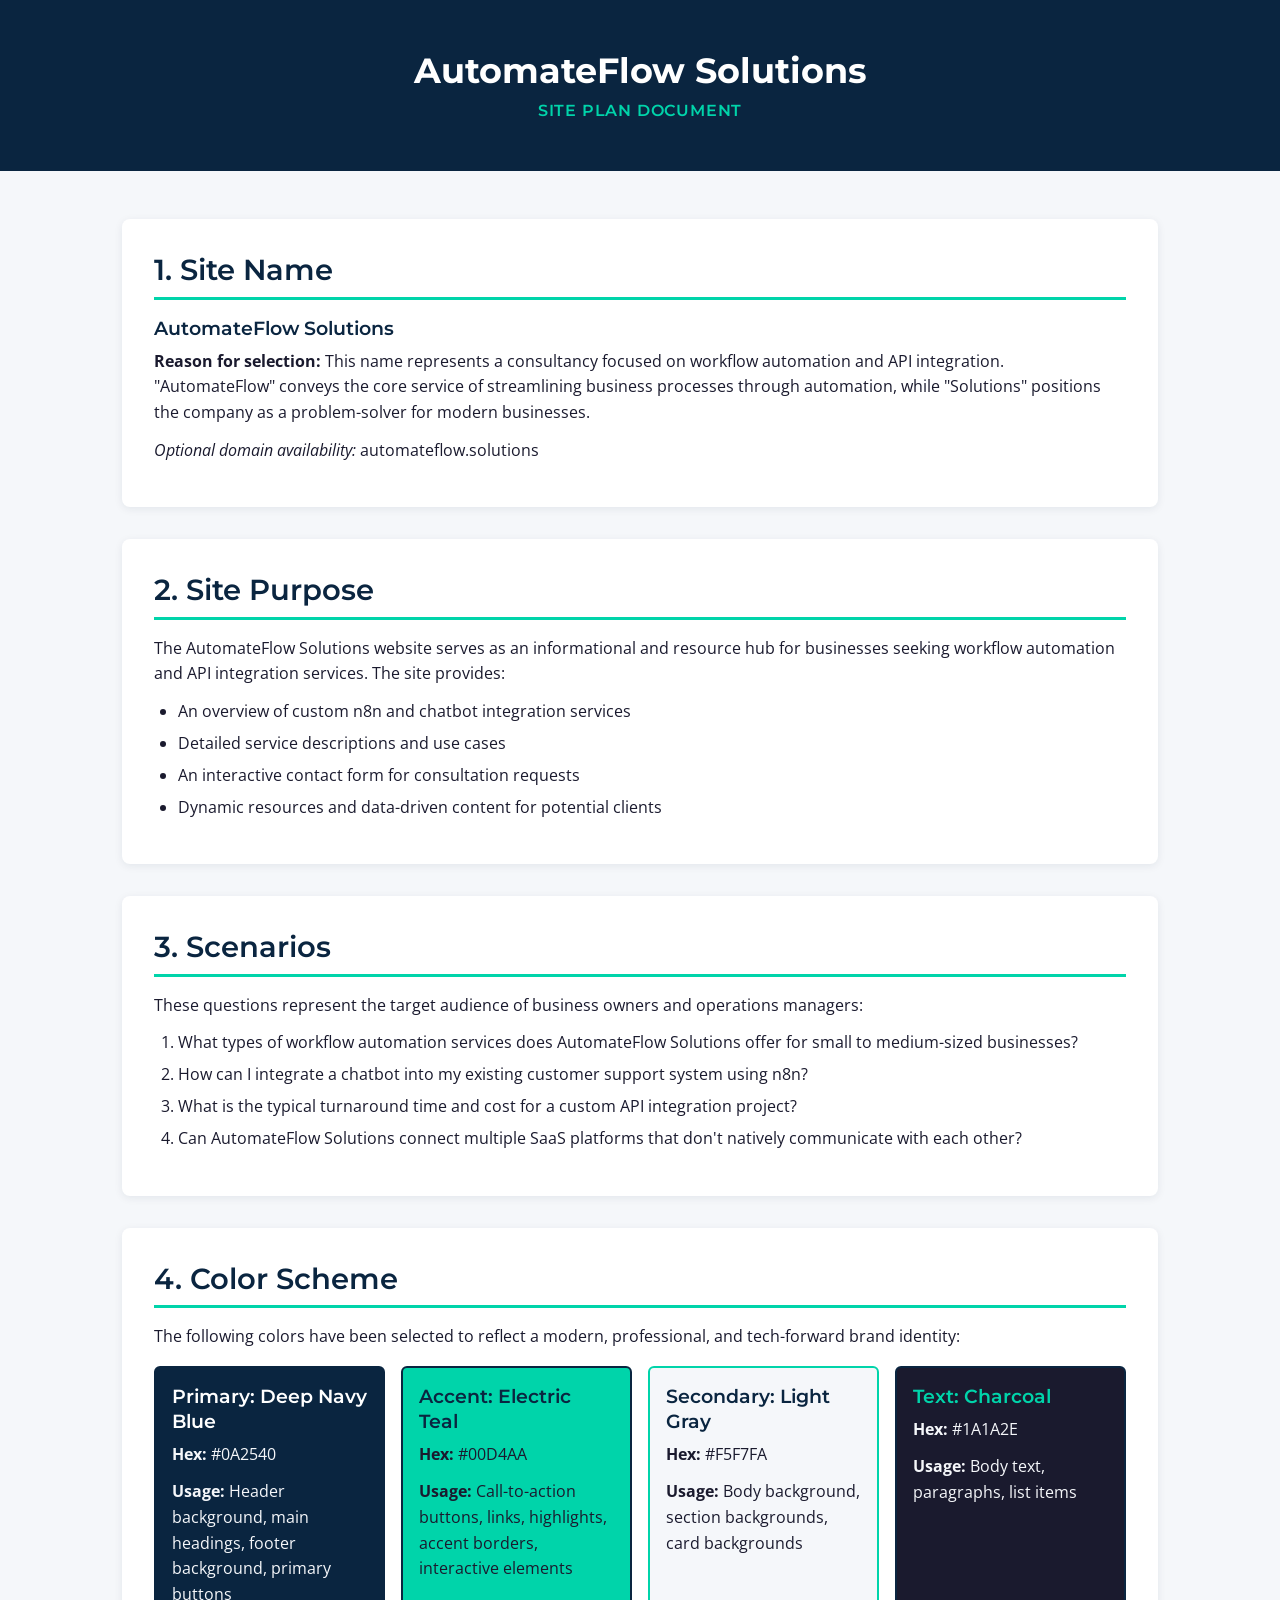
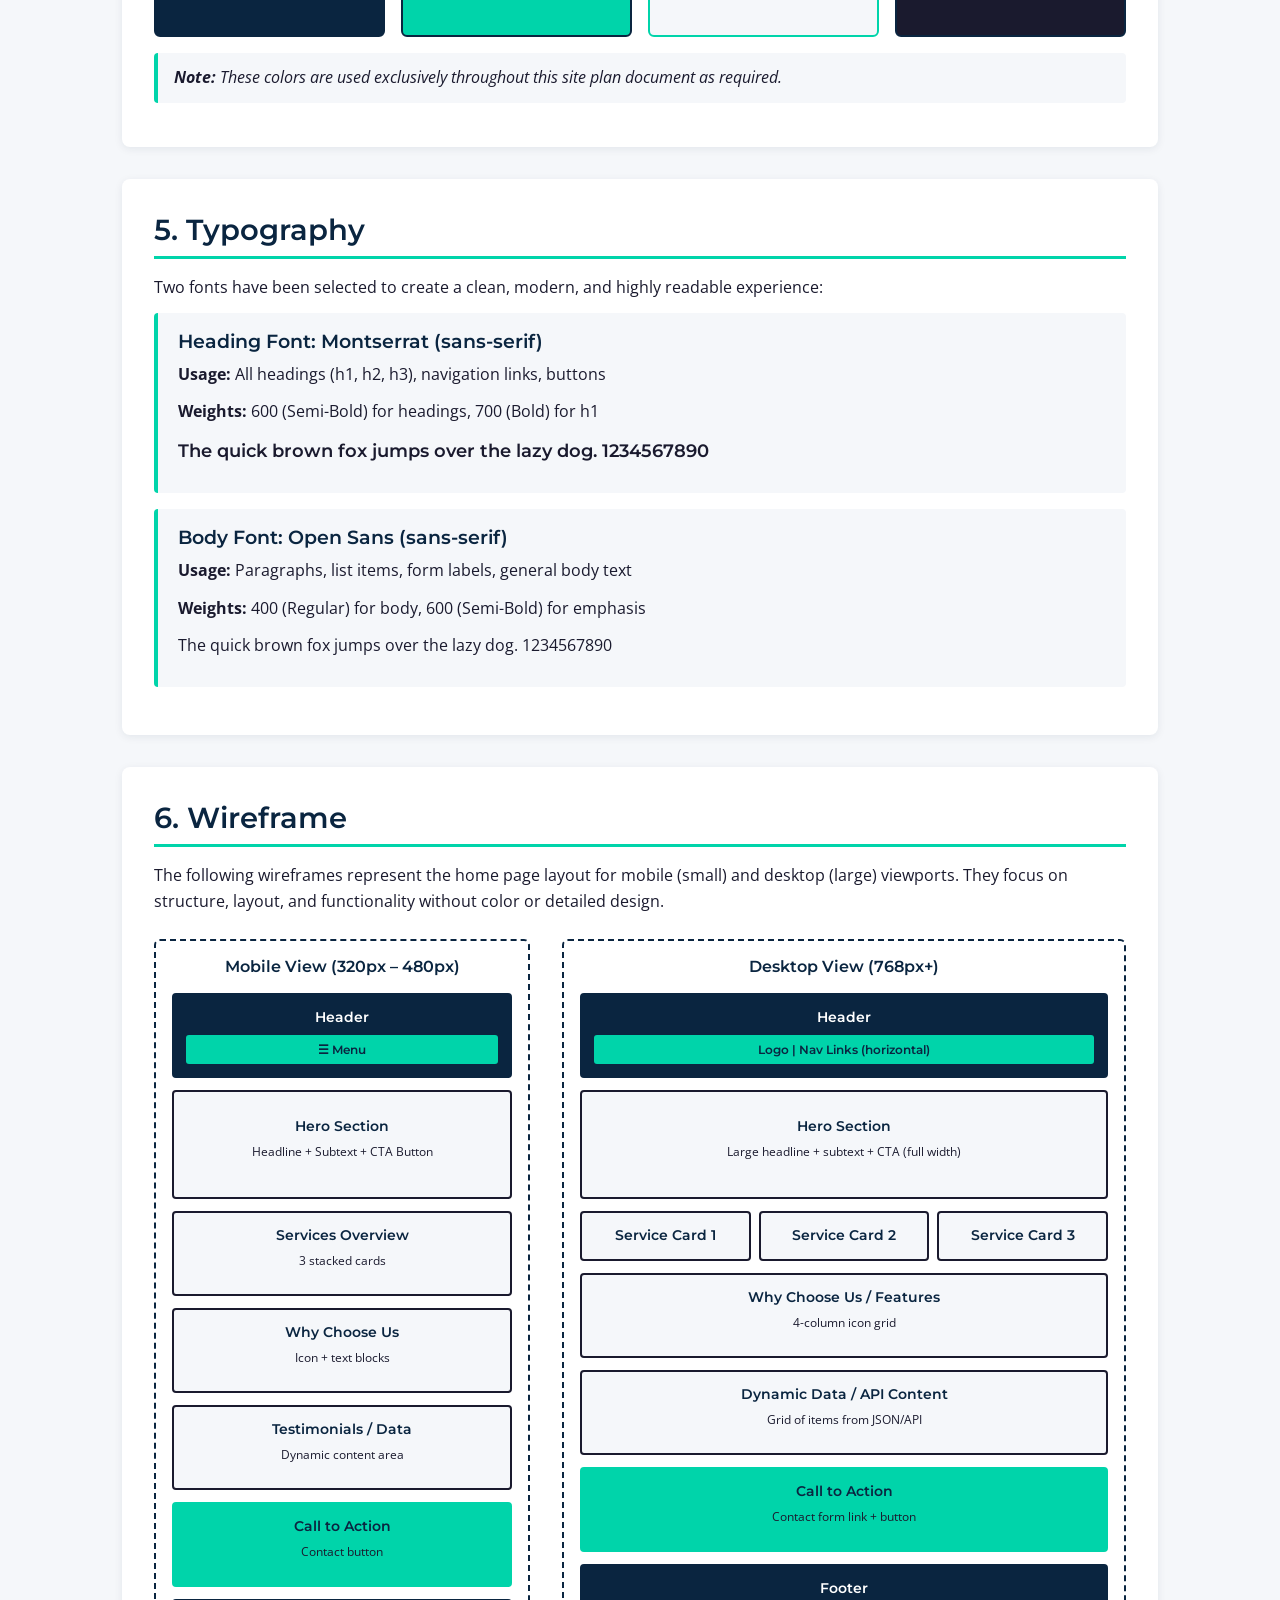
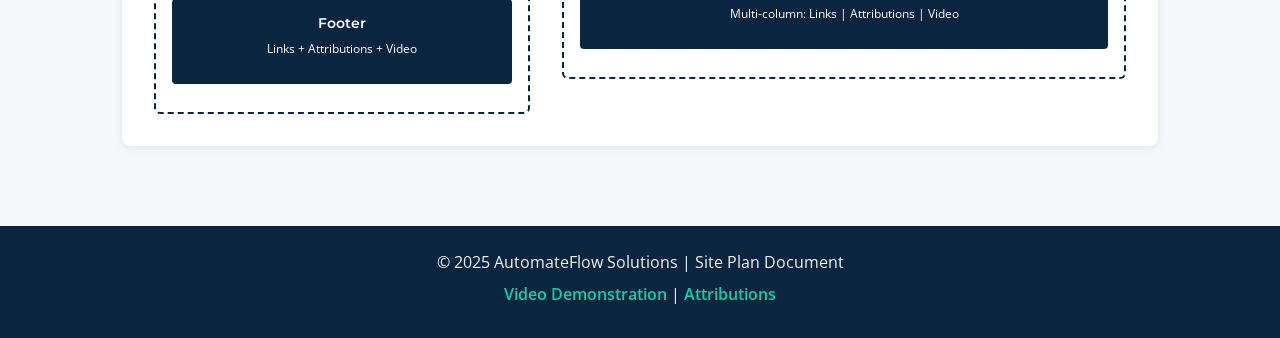
<file: finalproject/site-plan.html>
<!DOCTYPE html>
<html lang="en">
<head>
    <meta charset="UTF-8">
    <meta name="viewport" content="width=device-width, initial-scale=1.0">
    <meta name="author" content="German Sanchez Lobo">
    <meta name="description" content="Site plan for AutomateFlow Solutions - a workflow automation and API integration consultancy website.">
    <title>AutomateFlow Solutions | Site Plan</title>
    <link rel="stylesheet" href="styles/site-plan.css">
</head>
<body>

    <header>
        <h1>AutomateFlow Solutions</h1>
        <p>Site Plan Document</p>
    </header>

    <main>

        <!-- 1. SITE NAME -->
        <section id="site-name">
            <h2>1. Site Name</h2>
            <h3>AutomateFlow Solutions</h3>
            <p><strong>Reason for selection:</strong> This name represents a consultancy focused on workflow automation and API integration. "AutomateFlow" conveys the core service of streamlining business processes through automation, while "Solutions" positions the company as a problem-solver for modern businesses.</p>
            <p><em>Optional domain availability:</em> automateflow.solutions</p>
        </section>

        <!-- 2. SITE PURPOSE -->
        <section id="site-purpose">
            <h2>2. Site Purpose</h2>
            <p>The AutomateFlow Solutions website serves as an informational and resource hub for businesses seeking workflow automation and API integration services. The site provides:</p>
            <ul>
                <li>An overview of custom n8n and chatbot integration services</li>
                <li>Detailed service descriptions and use cases</li>
                <li>An interactive contact form for consultation requests</li>
                <li>Dynamic resources and data-driven content for potential clients</li>
            </ul>
        </section>

        <!-- 3. SCENARIOS -->
        <section id="scenarios">
            <h2>3. Scenarios</h2>
            <p>These questions represent the target audience of business owners and operations managers:</p>
            <ol>
                <li>What types of workflow automation services does AutomateFlow Solutions offer for small to medium-sized businesses?</li>
                <li>How can I integrate a chatbot into my existing customer support system using n8n?</li>
                <li>What is the typical turnaround time and cost for a custom API integration project?</li>
                <li>Can AutomateFlow Solutions connect multiple SaaS platforms that don't natively communicate with each other?</li>
            </ol>
        </section>

        <!-- 4. COLOR SCHEME -->
        <section id="color-scheme">
            <h2>4. Color Scheme</h2>
            <p>The following colors have been selected to reflect a modern, professional, and tech-forward brand identity:</p>
            
            <div class="color-grid">
                <div class="color-card primary-color">
                    <h3>Primary: Deep Navy Blue</h3>
                    <p><strong>Hex:</strong> #0A2540</p>
                    <p><strong>Usage:</strong> Header background, main headings, footer background, primary buttons</p>
                </div>
                <div class="color-card accent-color">
                    <h3>Accent: Electric Teal</h3>
                    <p><strong>Hex:</strong> #00D4AA</p>
                    <p><strong>Usage:</strong> Call-to-action buttons, links, highlights, accent borders, interactive elements</p>
                </div>
                <div class="color-card secondary-color">
                    <h3>Secondary: Light Gray</h3>
                    <p><strong>Hex:</strong> #F5F7FA</p>
                    <p><strong>Usage:</strong> Body background, section backgrounds, card backgrounds</p>
                </div>
                <div class="color-card text-color">
                    <h3>Text: Charcoal</h3>
                    <p><strong>Hex:</strong> #1A1A2E</p>
                    <p><strong>Usage:</strong> Body text, paragraphs, list items</p>
                </div>
            </div>

            <p class="note"><strong>Note:</strong> These colors are used exclusively throughout this site plan document as required.</p>
        </section>

        <!-- 5. TYPOGRAPHY -->
        <section id="typography">
            <h2>5. Typography</h2>
            <p>Two fonts have been selected to create a clean, modern, and highly readable experience:</p>

            <div class="font-sample heading-font">
                <h3>Heading Font: Montserrat (sans-serif)</h3>
                <p><strong>Usage:</strong> All headings (h1, h2, h3), navigation links, buttons</p>
                <p><strong>Weights:</strong> 600 (Semi-Bold) for headings, 700 (Bold) for h1</p>
                <p class="sample-text">The quick brown fox jumps over the lazy dog. 1234567890</p>
            </div>

            <div class="font-sample body-font">
                <h3>Body Font: Open Sans (sans-serif)</h3>
                <p><strong>Usage:</strong> Paragraphs, list items, form labels, general body text</p>
                <p><strong>Weights:</strong> 400 (Regular) for body, 600 (Semi-Bold) for emphasis</p>
                <p class="sample-text">The quick brown fox jumps over the lazy dog. 1234567890</p>
            </div>
        </section>

        <!-- 6. WIREFRAME -->
        <section id="wireframe">
            <h2>6. Wireframe</h2>
            <p>The following wireframes represent the home page layout for mobile (small) and desktop (large) viewports. They focus on structure, layout, and functionality without color or detailed design.</p>

            <div class="wireframe-container">
                <div class="wireframe mobile-wireframe">
                    <h3>Mobile View (320px – 480px)</h3>
                    <div class="wf-box wf-header">
                        <span>Header</span>
                        <div class="wf-nav">☰ Menu</div>
                    </div>
                    <div class="wf-box wf-hero">
                        <span>Hero Section</span>
                        <p>Headline + Subtext + CTA Button</p>
                    </div>
                    <div class="wf-box wf-section">
                        <span>Services Overview</span>
                        <p>3 stacked cards</p>
                    </div>
                    <div class="wf-box wf-section">
                        <span>Why Choose Us</span>
                        <p>Icon + text blocks</p>
                    </div>
                    <div class="wf-box wf-section">
                        <span>Testimonials / Data</span>
                        <p>Dynamic content area</p>
                    </div>
                    <div class="wf-box wf-cta">
                        <span>Call to Action</span>
                        <p>Contact button</p>
                    </div>
                    <div class="wf-box wf-footer">
                        <span>Footer</span>
                        <p>Links + Attributions + Video</p>
                    </div>
                </div>

                <div class="wireframe desktop-wireframe">
                    <h3>Desktop View (768px+)</h3>
                    <div class="wf-box wf-header">
                        <span>Header</span>
                        <div class="wf-nav">Logo | Nav Links (horizontal)</div>
                    </div>
                    <div class="wf-box wf-hero">
                        <span>Hero Section</span>
                        <p>Large headline + subtext + CTA (full width)</p>
                    </div>
                    <div class="wf-row">
                        <div class="wf-box wf-col">
                            <span>Service Card 1</span>
                        </div>
                        <div class="wf-box wf-col">
                            <span>Service Card 2</span>
                        </div>
                        <div class="wf-box wf-col">
                            <span>Service Card 3</span>
                        </div>
                    </div>
                    <div class="wf-box wf-section">
                        <span>Why Choose Us / Features</span>
                        <p>4-column icon grid</p>
                    </div>
                    <div class="wf-box wf-section">
                        <span>Dynamic Data / API Content</span>
                        <p>Grid of items from JSON/API</p>
                    </div>
                    <div class="wf-box wf-cta">
                        <span>Call to Action</span>
                        <p>Contact form link + button</p>
                    </div>
                    <div class="wf-box wf-footer">
                        <span>Footer</span>
                        <p>Multi-column: Links | Attributions | Video</p>
                    </div>
                </div>
            </div>
        </section>

    </main>

    <footer>
        <p>&copy; 2025 AutomateFlow Solutions | Site Plan Document</p>
        <p><a href="#">Video Demonstration</a> | <a href="#">Attributions</a></p>
    </footer>

</body>
</html>
</file>
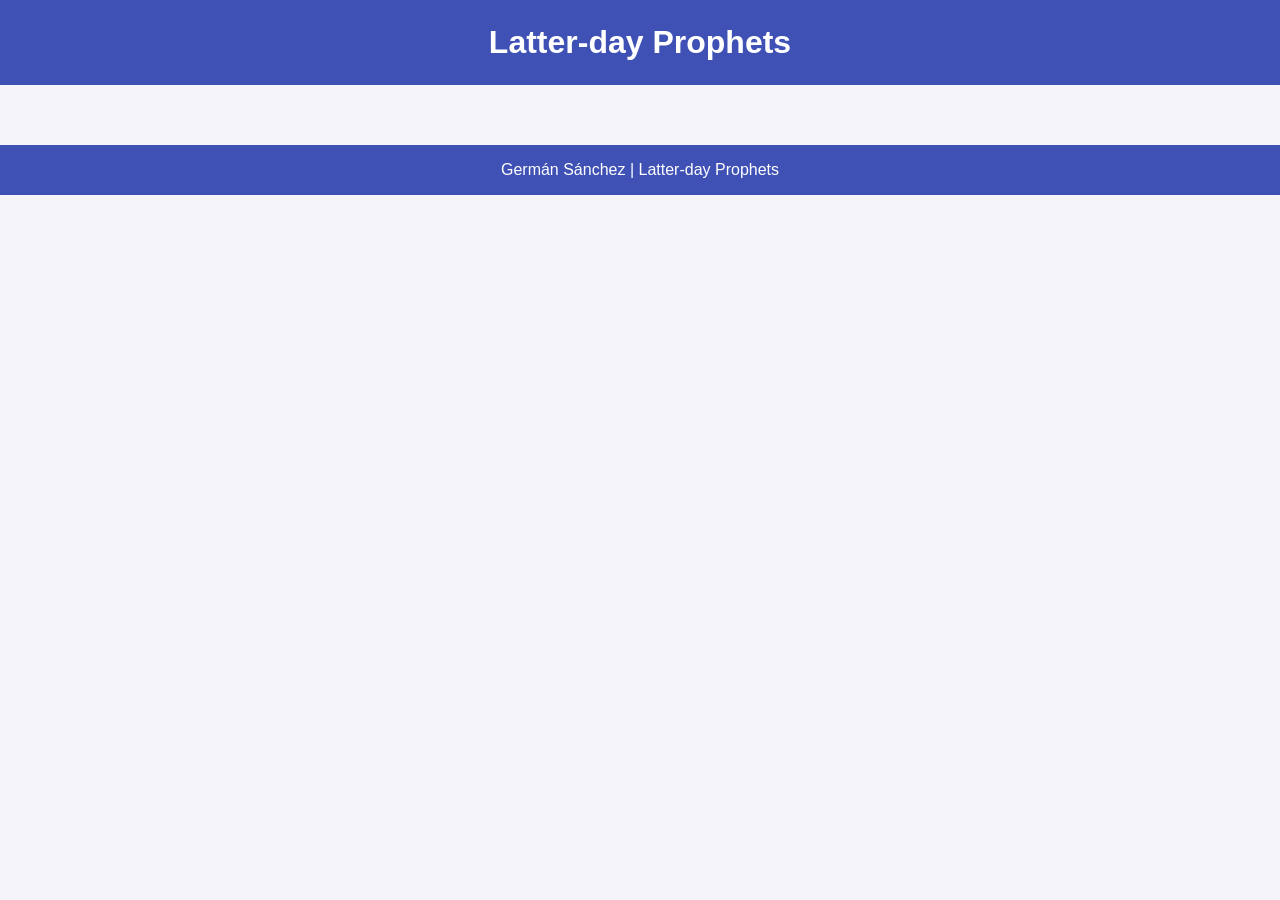
<file: W02/prophets.html>
<!DOCTYPE html>
<html lang="en">
<head>
    <meta charset="UTF-8">
    <meta name="viewport" content="width=device-width, initial-scale=1.0">
    <title>Latter-day Prophets</title>
    <link rel="stylesheet" href="styles/prophets.css">
    <script src="scripts/prophets.js" defer></script>
</head>
<body>
    <header>
        <h1>Latter-day Prophets</h1>
    </header>
    <main>
        <div id="cards"></div>
    </main>
    <footer>
        Germán Sánchez | Latter-day Prophets
    </footer>
</body>
</html>
</file>
<file: chamber/styles/small.css>
/* ============================================
   VARIABLES GLOBALES
   ============================================ */
:root {
  --primary-color: #1a3a5c;
  --secondary-color: #2a5a8c;
  --text-color: #333;
  --card-bg: #f9f9f9;
  --light-blue: #e8f4fd;
  --border-color: #ccc;
}

/* ============================================
   RESET & BASE
   ============================================ */
* {
  box-sizing: border-box;
}

html {
  scroll-behavior: smooth;
}

body {
  font-family: 'Roboto', Arial, sans-serif;
  margin: 0;
  padding: 0;
  line-height: 1.6;
  color: var(--text-color);
  background-color: #f9f9f9;
}

img {
  max-width: 100%;
  height: auto;
  display: block;
}

a {
  color: var(--primary-color);
}

h1, h2, h3 {
  line-height: 1.3;
}

/* ============================================
   HEADER
   ============================================ */
header {
  background-color: var(--primary-color);
  color: #fff;
  padding: 0.75rem 1rem;
}

.header-container {
  display: flex;
  align-items: center;
  gap: 0.75rem;
}

.header-container .logo {
  width: 60px;
  height: 60px;
}

.site-title {
  font-size: 1.25rem;
  font-weight: 700;
  color: #fff;
}

#menu-btn {
  background: none;
  border: 1px solid #fff;
  color: #fff;
  font-size: 1.5rem;
  padding: 0.25rem 0.6rem;
  border-radius: 4px;
  cursor: pointer;
  margin-left: auto;
}

/* ============================================
   NAVIGATION (mobile-first: oculto hasta toggle)
   ============================================ */
#nav-bar {
  display: none;
  margin-top: 0.5rem;
}

#nav-bar.open {
  display: block;
}

#nav-bar ul {
  list-style: none;
  margin: 0;
  padding: 0;
  display: flex;
  flex-direction: column;
  gap: 0.25rem;
}

#nav-bar li {
  margin: 0;
}

#nav-bar a {
  display: block;
  padding: 0.5rem 0.75rem;
  color: #fff;
  text-decoration: none;
  border-radius: 4px;
  transition: background-color 0.2s ease;
}

#nav-bar a:hover,
#nav-bar a.active {
  background-color: var(--secondary-color);
}

/* ============================================
   MAIN
   ============================================ */
main {
  padding: 1rem;
  max-width: 1400px;
  margin: 0 auto;
}

main h1 {
  color: var(--primary-color);
  font-size: 1.75rem;
  margin-bottom: 1rem;
}

main h2 {
  color: var(--primary-color);
}

/* ============================================
   FOOTER
   ============================================ */
footer {
  background-color: var(--primary-color);
  color: #fff;
  padding: 1.5rem 1rem;
  text-align: center;
  margin-top: 2rem;
}

.footer-info p,
.footer-dev p {
  margin: 0.25rem 0;
  font-size: 0.9rem;
  color: #fff;
}

.footer-info strong {
  font-size: 1rem;
  display: block;
  margin-bottom: 0.5rem;
}

/* ============================================
   HOME PAGE
   ============================================ */
.hero {
  position: relative;
  margin-bottom: 1.5rem;
  border-radius: 8px;
  overflow: hidden;
}

.hero img {
  width: 100%;
  height: auto;
}

.cta-overlay {
  position: absolute;
  bottom: 0;
  left: 0;
  right: 0;
  background: linear-gradient(transparent, rgba(26, 58, 92, 0.9));
  color: #fff;
  padding: 1.5rem 1rem;
  text-align: center;
}

.cta-overlay h2 {
  color: #fff;
  margin: 0 0 0.75rem 0;
  font-size: 1.25rem;
}

.cta-btn {
  display: inline-block;
  background-color: var(--secondary-color);
  color: #fff;
  padding: 0.6rem 1.5rem;
  border-radius: 4px;
  text-decoration: none;
  font-weight: bold;
  transition: background-color 0.2s ease;
}

.cta-btn:hover {
  background-color: #3a6a9c;
}

.home-grid {
  display: grid;
  grid-template-columns: 1fr;
  gap: 1.5rem;
}

.card {
  background-color: #fff;
  border: 1px solid #ddd;
  border-radius: 8px;
  padding: 1.25rem;
  box-shadow: 0 2px 4px rgba(0, 0, 0, 0.08);
}

.card h2 {
  margin-top: 0;
  font-size: 1.25rem;
}

.card ul {
  padding-left: 1.25rem;
}

.spotlights-container {
  background-color: #fff;
  border: 1px solid #ddd;
  border-radius: 8px;
  padding: 1.25rem;
  box-shadow: 0 2px 4px rgba(0, 0, 0, 0.08);
}

.spotlight-grid {
  display: grid;
  grid-template-columns: 1fr;
  gap: 1rem;
  margin-top: 1rem;
}

/* ============================================
   JOIN PAGE - FORMULARIO Y TARJETAS
   ============================================ */
.join-container {
  display: flex;
  flex-direction: column;
  gap: 2rem;
}

.join-form {
  display: flex;
  flex-direction: column;
  gap: 1rem;
  background-color: var(--card-bg);
  padding: 1.5rem;
  border-radius: 8px;
  border: 1px solid var(--border-color);
}

.join-form label {
  display: flex;
  flex-direction: column;
  font-weight: bold;
  font-size: 0.95rem;
  color: var(--text-color);
}

.join-form input[type="text"],
.join-form input[type="email"],
.join-form input[type="tel"],
.join-form select,
.join-form textarea {
  margin-top: 0.3rem;
  padding: 0.75rem;
  border: 1px solid #aaa;
  border-radius: 4px;
  font-size: 1rem;
  font-family: inherit;
}

.join-form input:focus,
.join-form select:focus,
.join-form textarea:focus {
  outline: 2px solid var(--secondary-color);
  border-color: var(--secondary-color);
}

.submit-btn {
  background-color: var(--primary-color);
  color: #fff;
  border: none;
  padding: 0.85rem;
  font-size: 1.1rem;
  font-weight: bold;
  border-radius: 4px;
  cursor: pointer;
  margin-top: 1rem;
}

.submit-btn:hover {
  background-color: var(--secondary-color);
}

/* Animación inicial en carga de página para las tarjetas (sin hover) */
@keyframes fadeInSlide {
  from {
    opacity: 0;
    transform: translateY(20px);
  }
  to {
    opacity: 1;
    transform: translateY(0);
  }
}

.animate-card {
  animation: fadeInSlide 0.8s ease-in-out forwards;
}

.membership-cards {
  display: flex;
  flex-direction: column;
  gap: 1rem;
}

.membership-cards .card {
  background-color: #fff;
  border: 1px solid var(--border-color);
  border-radius: 8px;
  padding: 1.2rem;
  text-align: center;
  box-shadow: 0 2px 5px rgba(0, 0, 0, 0.1);
}

.modal-btn {
  margin-top: 0.75rem;
  padding: 0.5rem 1rem;
  background-color: var(--secondary-color);
  color: #fff;
  border: none;
  border-radius: 4px;
  cursor: pointer;
}

.modal-btn:hover {
  background-color: var(--primary-color);
}

/* Estilos para las ventanas modales (<dialog>) */
dialog {
  border: none;
  border-radius: 8px;
  padding: 2rem;
  max-width: 400px;
  box-shadow: 0 4px 15px rgba(0, 0, 0, 0.3);
}

dialog::backdrop {
  background-color: rgba(0, 0, 0, 0.6);
}

dialog button.close-modal {
  margin-top: 1rem;
  background-color: var(--primary-color);
  color: #fff;
  border: none;
  padding: 0.5rem 1rem;
  border-radius: 4px;
  cursor: pointer;
}

dialog button.close-modal:hover {
  background-color: var(--secondary-color);
}

/* ============================================
   DIRECTORY PAGE
   ============================================ */
.view-toggle {
  display: flex;
  gap: 0.5rem;
  margin-bottom: 1rem;
  justify-content: center;
}

.view-toggle button {
  padding: 0.5rem 1.25rem;
  border: 1px solid var(--primary-color);
  background-color: #fff;
  color: var(--primary-color);
  border-radius: 4px;
  cursor: pointer;
  font-weight: bold;
  transition: background-color 0.2s ease;
}

.view-toggle button.active-view {
  background-color: var(--primary-color);
  color: #fff;
}

#members-container.grid-view {
  display: grid;
  grid-template-columns: 1fr;
  gap: 1rem;
}

#members-container.list-view {
  display: flex;
  flex-direction: column;
  gap: 1rem;
}

#members-container .member-card {
  background-color: #fff;
  border: 1px solid #ddd;
  border-radius: 8px;
  padding: 1rem;
  box-shadow: 0 2px 4px rgba(0, 0, 0, 0.08);
}

#members-container .member-card img {
  max-width: 150px;
  margin-bottom: 0.5rem;
}

/* ============================================
   DISCOVER PAGE - SMALL SCREENS (320px - 640px)
   Single column layout, NO hover effects
   ============================================ */

.discover-grid {
  display: grid;
  grid-template-columns: 1fr;
  grid-template-areas:
    "card1"
    "card2"
    "card3"
    "card4"
    "card5"
    "card6"
    "card7"
    "card8";
  gap: 1rem;
  padding: 1rem 0;
}

/* Asignar cada tarjeta a su área del grid */
.card-1 { grid-area: card1; }
.card-2 { grid-area: card2; }
.card-3 { grid-area: card3; }
.card-4 { grid-area: card4; }
.card-5 { grid-area: card5; }
.card-6 { grid-area: card6; }
.card-7 { grid-area: card7; }
.card-8 { grid-area: card8; }

/* Estilo de las tarjetas */
.discover-card {
  background-color: #ffffff;
  border: 1px solid #ddd;
  border-radius: 8px;
  padding: 1rem;
  box-shadow: 0 2px 4px rgba(0, 0, 0, 0.1);
  display: flex;
  flex-direction: column;
}

.discover-card h2 {
  margin-top: 0;
  font-size: 1.25rem;
  color: var(--primary-color);
}

/* --- FIX: Imagen con proporción uniforme 3:2 --- */
.discover-card figure {
  margin: 0 0 0.75rem 0;
  overflow: hidden;
  border-radius: 4px;
  aspect-ratio: 3 / 2;
  background-color: #eee;
}

.discover-card img {
  width: 100%;
  height: 100%;
  object-fit: cover;
  object-position: center;
  display: block;
  /* NO hover effects on mobile */
}

.discover-card address {
  font-style: italic;
  color: #555;
  margin-bottom: 0.5rem;
  font-size: 0.9rem;
}

.discover-card p {
  font-size: 0.95rem;
  line-height: 1.5;
  color: var(--text-color);
  flex-grow: 1;
}

.learn-more-btn {
  background-color: var(--primary-color);
  color: #fff;
  border: none;
  padding: 0.5rem 1rem;
  border-radius: 4px;
  cursor: pointer;
  font-size: 0.9rem;
  margin-top: 0.75rem;
  align-self: flex-start;
}

.learn-more-btn:hover {
  background-color: var(--secondary-color);
}

/* Mensaje de visitante */
.visitor-message {
  background-color: var(--light-blue);
  border-left: 4px solid var(--primary-color);
  padding: 1rem;
  margin: 1rem 0;
  border-radius: 4px;
  font-weight: 500;
  color: var(--primary-color);
}
</file>
<file: chamber/styles/larger.css>
/* ============================================
   LARGE SCREENS (1025px and up)
   ============================================ */

@media (min-width: 1025px) {

  /* ============================================
     HEADER & NAV — Horizontal layout
     ============================================ */
  #menu-btn {
    display: none;
  }

  #nav-bar {
    display: block !important;
    margin-top: 0;
  }

  #nav-bar ul {
    flex-direction: row;
    justify-content: center;
    gap: 1rem;
  }

  .header-container {
    justify-content: flex-start;
  }

  /* ============================================
     HOME PAGE
     ============================================ */
  .home-grid {
    grid-template-columns: 1fr 1fr;
    gap: 2rem;
  }

  .spotlights-container {
    grid-column: 1 / -1;
  }

  .spotlight-grid {
    grid-template-columns: repeat(3, 1fr);
    gap: 1.5rem;
  }

  /* ============================================
     DIRECTORY PAGE
     ============================================ */
  #members-container.grid-view {
    grid-template-columns: repeat(3, 1fr);
    gap: 1.5rem;
  }

  /* ============================================
     DISCOVER PAGE — Complex multi-column layout
     ============================================ */
  .discover-grid {
    grid-template-columns: repeat(4, 1fr);
    grid-template-areas:
      "card1 card1 card2 card3"
      "card4 card5 card2 card6"
      "card7 card8 card8 card6";
    gap: 2rem;
    padding: 2rem 0;
    max-width: 1400px;
    margin: 0 auto;
    /* FIX: Alinea las cards a la misma altura */
    align-items: stretch;
  }

  /* Make some cards span multiple rows for visual interest */
  .card-2 {
    grid-row: span 2;
  }

  .card-6 {
    grid-row: span 2;
  }

  /* FIX: Asegura que las cards llenen el espacio asignado */
  .discover-card {
    height: 100%;
    transition: transform 0.3s ease, box-shadow 0.3s ease;
  }

  .discover-card:hover {
    transform: translateY(-4px);
    box-shadow: 0 8px 20px rgba(0, 0, 0, 0.15);
  }

  /* FIX: El párrafo crece para empujar el botón al fondo */
  .discover-card p {
    flex-grow: 1;
  }

  /* Enhanced hover effects for large screens */
  .discover-card img {
    transition: transform 0.4s ease, filter 0.4s ease, box-shadow 0.4s ease;
  }

  .discover-card img:hover {
    transform: scale(1.08) rotate(1deg);
    filter: brightness(1.15) contrast(1.05) saturate(1.3);
    box-shadow: 0 8px 16px rgba(0, 0, 0, 0.3);
  }
}
</file>
<file: final/styles/base.css>
/* ===== Reset & Tokens ===== */
*, *::before, *::after { box-sizing: border-box; }
* { margin: 0; padding: 0; }

:root {
  --clr-primary: #0ea5e9;
  --clr-primary-dark: #0284c7;
  --clr-accent: #6366f1;
  --clr-dark: #0f172a;
  --clr-body: #334155;
  --clr-light: #f1f5f9;
  --clr-white: #ffffff;
  --clr-border: #e2e8f0;
  --radius: 0.75rem;
  --shadow: 0 4px 12px rgba(15, 23, 42, 0.08);
  --font-body: "Inter", system-ui, -apple-system, "Segoe UI", Roboto, sans-serif;
}

html { scroll-behavior: smooth; }

body {
  font-family: var(--font-body);
  color: var(--clr-body);
  background: var(--clr-white);
  line-height: 1.6;
  min-height: 100vh;
  display: flex;
  flex-direction: column;
}

img, svg { max-width: 100%; height: auto; display: block; }

/* ===== Header ===== */
header {
  background: var(--clr-dark);
  color: var(--clr-white);
  padding: 0.75rem 1rem;
  display: flex;
  align-items: center;
  justify-content: space-between;
  position: sticky;
  top: 0;
  z-index: 100;
  flex-wrap: wrap;
}

.brand {
  display: flex;
  align-items: center;
  gap: 0.5rem;
  font-weight: 700;
  font-size: 1.1rem;
  color: var(--clr-white);
  text-decoration: none;
}
.brand img { width: 32px; height: 32px; border-radius: 6px; }

#menuBtn {
  background: none;
  border: 2px solid var(--clr-white);
  border-radius: 6px;
  color: var(--clr-white);
  font-size: 1.25rem;
  padding: 0.25rem 0.6rem;
  cursor: pointer;
}

nav { width: 100%; }
nav ul {
  list-style: none;
  display: none;
  flex-direction: column;
  gap: 0;
  background: var(--clr-dark);
  padding: 0.5rem 0;
}
nav.open ul { display: flex; }
nav a {
  display: block;
  padding: 0.75rem 1rem;
  color: var(--clr-white);
  text-decoration: none;
  border-left: 4px solid transparent;
}
nav a:hover, nav a:focus { background: rgba(255,255,255,0.1); }
nav a[aria-current="page"] {
  border-left-color: var(--clr-primary);
  color: var(--clr-primary);
}

/* ===== Main ===== */
main { flex: 1; padding: 1.5rem 1rem; max-width: 1100px; margin: 0 auto; width: 100%; }

h1 { color: var(--clr-dark); font-size: 1.75rem; margin-bottom: 0.75rem; }
h2 { color: var(--clr-dark); font-size: 1.35rem; margin: 1.5rem 0 0.75rem; }
h3 { color: var(--clr-dark); font-size: 1.1rem; margin-bottom: 0.4rem; }
p  { margin-bottom: 0.75rem; }

/* Hero */
.hero {
  background: linear-gradient(135deg, var(--clr-primary) 0%, var(--clr-accent) 100%);
  color: var(--clr-white);
  border-radius: var(--radius);
  padding: 2rem 1.25rem;
  margin-bottom: 1.5rem;
  text-align: center;
}
.hero h1 { color: var(--clr-white); }
.hero p  { max-width: 600px; margin: 0 auto 1rem; }

.btn {
  display: inline-block;
  background: var(--clr-white);
  color: var(--clr-primary-dark);
  padding: 0.6rem 1.25rem;
  border-radius: 999px;
  font-weight: 600;
  text-decoration: none;
  border: none;
  cursor: pointer;
  transition: transform 0.15s ease;
}
.btn:hover { transform: translateY(-2px); }
.btn-outline {
  background: transparent;
  color: var(--clr-white);
  border: 2px solid var(--clr-white);
}

/* Feature cards */
.features {
  display: grid;
  grid-template-columns: 1fr;
  gap: 1rem;
}
.card {
  background: var(--clr-white);
  border: 1px solid var(--clr-border);
  border-radius: var(--radius);
  padding: 1.25rem;
  box-shadow: var(--shadow);
}
.card .emoji { font-size: 2rem; display: block; margin-bottom: 0.5rem; }

/* Filter bar */
.filter-bar {
  display: flex;
  flex-wrap: wrap;
  gap: 0.5rem;
  margin-bottom: 1rem;
}
.filter-btn {
  background: var(--clr-light);
  border: 1px solid var(--clr-border);
  padding: 0.4rem 0.9rem;
  border-radius: 999px;
  cursor: pointer;
  font-size: 0.9rem;
  font-family: inherit;
}
.filter-btn.active {
  background: var(--clr-primary);
  color: var(--clr-white);
  border-color: var(--clr-primary);
}

/* Services grid */
.services-grid {
  display: grid;
  grid-template-columns: 1fr;
  gap: 1rem;
}

.service-card {
  background: var(--clr-white);
  border: 1px solid var(--clr-border);
  border-radius: var(--radius);
  overflow: hidden;
  box-shadow: var(--shadow);
  cursor: pointer;
  transition: transform 0.15s ease, box-shadow 0.15s ease;
  display: flex;
  flex-direction: column;
}
.service-card:hover,
.service-card:focus-visible {
  transform: translateY(-3px);
  box-shadow: 0 8px 20px rgba(15, 23, 42, 0.12);
  outline: none;
}

/* Image inside service card */
.service-card img {
  width: 100%;
  aspect-ratio: 8 / 5;
  object-fit: cover;
  background: var(--clr-light);
}

.service-card-body {
  padding: 1rem;
  display: flex;
  flex-direction: column;
  flex: 1;
}

.service-card h3 {
  font-size: 1.05rem;
  display: flex;
  align-items: center;
  flex-wrap: wrap;
  gap: 0.35rem;
}

.service-card .badge {
  display: inline-block;
  background: var(--clr-primary);
  color: var(--clr-white);
  font-size: 0.65rem;
  padding: 0.15rem 0.5rem;
  border-radius: 999px;
  font-weight: 700;
  letter-spacing: 0.03em;
  text-transform: uppercase;
}

.service-card .description {
  font-size: 0.92rem;
  margin: 0.5rem 0;
}

.service-card .meta {
  font-size: 0.85rem;
  color: var(--clr-body);
  margin-top: auto;
  padding-top: 0.5rem;
  border-top: 1px solid var(--clr-border);
}

.service-card .price {
  font-weight: 700;
  color: var(--clr-primary-dark);
}

.fav-btn {
  background: none;
  border: none;
  cursor: pointer;
  font-size: 1.2rem;
  padding: 0.15rem 0.35rem;
  margin-left: auto;
  line-height: 1;
}
.fav-btn[aria-pressed="true"] { color: #ef4444; }
.fav-btn[aria-pressed="false"] { color: #94a3b8; }

/* Form */
form {
  display: grid;
  gap: 1rem;
  max-width: 600px;
}
label { font-weight: 600; display: block; margin-bottom: 0.25rem; }
input, select, textarea {
  width: 100%;
  padding: 0.6rem 0.75rem;
  border: 1px solid var(--clr-border);
  border-radius: 0.5rem;
  font: inherit;
  background: var(--clr-white);
  color: var(--clr-body);
}
input:focus, select:focus, textarea:focus {
  outline: 2px solid var(--clr-primary);
  outline-offset: 1px;
  border-color: var(--clr-primary);
}
textarea { resize: vertical; min-height: 110px; }
.required { color: #dc2626; }

/* Modal */
dialog {
  border: none;
  border-radius: var(--radius);
  padding: 0;
  max-width: 560px;
  width: 92%;
  box-shadow: 0 20px 60px rgba(0,0,0,0.3);
}
dialog::backdrop { background: rgba(15,23,42,0.6); }
.modal-header {
  background: var(--clr-primary);
  color: var(--clr-white);
  padding: 1rem 1.25rem;
  display: flex;
  justify-content: space-between;
  align-items: center;
  gap: 1rem;
}
.modal-header h2 { color: var(--clr-white); margin: 0; font-size: 1.15rem; }
.modal-body { padding: 1.25rem; }
.modal-body img {
  width: 100%;
  aspect-ratio: 8 / 5;
  object-fit: cover;
  border-radius: 0.5rem;
  margin-bottom: 0.75rem;
}
.modal-close {
  background: none;
  border: none;
  color: var(--clr-white);
  font-size: 1.5rem;
  cursor: pointer;
  line-height: 1;
  padding: 0.25rem 0.5rem;
  border-radius: 6px;
}
.modal-close:hover { background: rgba(255,255,255,0.15); }

/* Footer */
footer {
  background: var(--clr-dark);
  color: var(--clr-light);
  padding: 1.5rem 1rem;
  text-align: center;
  font-size: 0.9rem;
}
footer a { color: var(--clr-primary); text-decoration: none; }
footer a:hover { text-decoration: underline; }
footer .foot-links {
  display: flex;
  flex-wrap: wrap;
  justify-content: center;
  gap: 1rem;
  margin-bottom: 0.5rem;
}

/* Status messages */
.status { padding: 0.75rem 1rem; border-radius: 0.5rem; margin: 1rem 0; }
.status.error { background: #fee2e2; color: #991b1b; }
.status.loading { background: #e0f2fe; color: #075985; }

/* a11y helper */
.visually-hidden {
  position: absolute; width: 1px; height: 1px;
  overflow: hidden; clip: rect(0 0 0 0); white-space: nowrap;
}
/* ===== Contact page layout ===== */
.contact-layout {
  display: grid;
  grid-template-columns: 1fr;
  gap: 2rem;
  margin-top: 1rem;
}

aside { display: grid; gap: 1rem; align-content: start; }

.checkbox-label {
  display: flex;
  align-items: flex-start;
  gap: 0.5rem;
  font-weight: 400;
  cursor: pointer;
}
.checkbox-label input { width: auto; margin-top: 0.25rem; }

.btn-primary {
  background: var(--clr-primary);
  color: var(--clr-white);
}
.btn-primary:hover {
  background: var(--clr-primary-dark);
  color: var(--clr-white);
}

.btn-outline-dark {
  background: transparent;
  color: var(--clr-primary-dark);
  border: 2px solid var(--clr-primary);
  padding: 0.5rem 1rem;
  border-radius: 999px;
  cursor: pointer;
  font-weight: 600;
}
.btn-outline-dark:hover { background: var(--clr-primary); color: var(--clr-white); }

/* ===== Form action page ===== */
.form-recap {
  background: var(--clr-white);
  border: 1px solid var(--clr-border);
  border-radius: var(--radius);
  padding: 1.5rem;
  box-shadow: var(--shadow);
  max-width: 640px;
}
.recap-list {
  display: grid;
  grid-template-columns: 1fr;
  gap: 0.75rem;
  margin-top: 1rem;
}
.recap-item {
  display: grid;
  grid-template-columns: 130px 1fr;
  gap: 0.5rem;
  padding-bottom: 0.75rem;
  border-bottom: 1px solid var(--clr-border);
}
.recap-item:last-child { border-bottom: none; }
.recap-item dt { font-weight: 700; color: var(--clr-dark); }
.recap-item dd { word-break: break-word; }

@media (min-width: 640px) {
  .contact-layout { grid-template-columns: 2fr 1fr; }
}
</file>
<file: final/styles/large.css>
@media (min-width: 640px) {
  header { flex-wrap: nowrap; }
  #menuBtn { display: none; }

  nav { width: auto; }
  nav ul {
    display: flex !important;
    flex-direction: row;
    background: transparent;
    padding: 0;
    gap: 0.25rem;
  }
  nav a {
    padding: 0.5rem 0.9rem;
    border-left: none;
    border-bottom: 3px solid transparent;
    border-radius: 6px;
  }
  nav a[aria-current="page"] {
    border-left: none;
    border-bottom-color: var(--clr-primary);
  }

  main { padding: 2rem 1.5rem; }

  .hero { padding: 3rem 2rem; }
  h1 { font-size: 2.25rem; }
  h2 { font-size: 1.6rem; }

  .features { grid-template-columns: repeat(3, 1fr); }
  .services-grid { grid-template-columns: repeat(2, 1fr); }
}

@media (min-width: 960px) {
  .services-grid { grid-template-columns: repeat(3, 1fr); }
}
</file>
<file: chamber/styles/medium.css>
/* ============================================
   MEDIUM SCREENS (641px - 1024px)
   ============================================ */

@media (min-width: 641px) {

  /* ============================================
     HEADER & NAV — Horizontal layout
     ============================================ */
  #menu-btn {
    display: none;
  }

  #nav-bar {
    display: block !important;
    margin-top: 0;
  }

  #nav-bar ul {
    flex-direction: row;
    justify-content: center;
    gap: 0.5rem;
  }

  /* ============================================
     HOME PAGE
     ============================================ */
  .home-grid {
    grid-template-columns: 1fr 1fr;
    gap: 1.5rem;
  }

  .spotlights-container {
    grid-column: 1 / -1;
  }

  .spotlight-grid {
    grid-template-columns: repeat(2, 1fr);
    gap: 1.25rem;
  }

  /* ============================================
     DIRECTORY PAGE
     ============================================ */
  #members-container.grid-view {
    grid-template-columns: repeat(2, 1fr);
    gap: 1.5rem;
  }

  /* ============================================
     JOIN PAGE
     ============================================ */
  .membership-cards {
    display: grid;
    grid-template-columns: 1fr 1fr;
    gap: 1.25rem;
  }

  /* ============================================
     DISCOVER PAGE — 2-column layout
     ============================================ */
  .discover-grid {
    grid-template-columns: 1fr 1fr;
    grid-template-areas:
      "card1 card2"
      "card3 card4"
      "card5 card6"
      "card7 card8";
    gap: 1.5rem;
    padding: 1.5rem 0;
  }

  /* Hover effects START here (NOT on mobile) */
  .discover-card img {
    transition: transform 0.3s ease, filter 0.3s ease, opacity 0.3s ease;
  }

  .discover-card img:hover {
    transform: scale(1.05);
    filter: brightness(1.1) saturate(1.2);
    opacity: 0.9;
  }

  .discover-card figure {
    box-shadow: 0 4px 8px rgba(0, 0, 0, 0.15);
  }
}
</file>
<file: finalproject/styles/site-plan.css>
/* ============================================
   AUTOMATEFLOW SOLUTIONS - SITE PLAN STYLES
   Color Scheme:
   - Primary: #0A2540 (Deep Navy Blue)
   - Accent: #00D4AA (Electric Teal)
   - Secondary: #F5F7FA (Light Gray)
   - Text: #1A1A2E (Charcoal)
   Typography:
   - Headings: Montserrat (sans-serif)
   - Body: Open Sans (sans-serif)
   ============================================ */

/* ---------- Google Fonts Import ---------- */
@import url('https://fonts.googleapis.com/css2?family=Montserrat:wght@600;700&family=Open+Sans:wght@400;600&display=swap');

/* ---------- CSS Reset & Base ---------- */
* {
    margin: 0;
    padding: 0;
    box-sizing: border-box;
}

body {
    font-family: 'Open Sans', sans-serif;
    font-weight: 400;
    color: #1A1A2E;
    background-color: #F5F7FA;
    line-height: 1.6;
    padding: 0;
}

/* ---------- Typography ---------- */
h1, h2, h3 {
    font-family: 'Montserrat', sans-serif;
    color: #0A2540;
    line-height: 1.3;
}

h1 {
    font-weight: 700;
    font-size: 2rem;
}

h2 {
    font-weight: 600;
    font-size: 1.6rem;
    border-bottom: 3px solid #00D4AA;
    padding-bottom: 0.5rem;
    margin-bottom: 1rem;
}

h3 {
    font-weight: 600;
    font-size: 1.2rem;
    margin-bottom: 0.5rem;
}

p, li {
    font-family: 'Open Sans', sans-serif;
    font-size: 1rem;
    color: #1A1A2E;
}

a {
    color: #00D4AA;
    text-decoration: none;
    font-weight: 600;
}

a:hover {
    text-decoration: underline;
}

/* ---------- Header ---------- */
header {
    background-color: #0A2540;
    color: #FFFFFF;
    padding: 2rem 1.5rem;
    text-align: center;
}

header h1 {
    color: #FFFFFF;
    font-size: 2.2rem;
    margin-bottom: 0.25rem;
}

header p {
    color: #00D4AA;
    font-family: 'Montserrat', sans-serif;
    font-weight: 600;
    font-size: 1rem;
    letter-spacing: 0.05em;
    text-transform: uppercase;
}

/* ---------- Main Content ---------- */
main {
    max-width: 1100px;
    margin: 0 auto;
    padding: 2rem 1.5rem;
}

section {
    background-color: #FFFFFF;
    border-radius: 8px;
    padding: 1.5rem;
    margin-bottom: 2rem;
    box-shadow: 0 2px 8px rgba(10, 37, 64, 0.08);
}

section p {
    margin-bottom: 0.75rem;
}

section ul, section ol {
    margin-left: 1.5rem;
    margin-bottom: 0.75rem;
}

section li {
    margin-bottom: 0.4rem;
}

.note {
    background-color: #F5F7FA;
    border-left: 4px solid #00D4AA;
    padding: 0.75rem 1rem;
    border-radius: 4px;
    font-style: italic;
    margin-top: 1rem;
}

/* ---------- Color Scheme Section ---------- */
.color-grid {
    display: grid;
    grid-template-columns: 1fr;
    gap: 1rem;
    margin-top: 1rem;
}

.color-card {
    padding: 1rem;
    border-radius: 6px;
    border: 2px solid #0A2540;
}

.color-card h3 {
    margin-bottom: 0.5rem;
}

.primary-color {
    background-color: #0A2540;
    color: #FFFFFF;
}

.primary-color h3 {
    color: #FFFFFF;
}

.primary-color p {
    color: #F5F7FA;
}

.accent-color {
    background-color: #00D4AA;
    color: #0A2540;
}

.accent-color h3 {
    color: #0A2540;
}

.accent-color p {
    color: #1A1A2E;
}

.secondary-color {
    background-color: #F5F7FA;
    color: #1A1A2E;
    border-color: #00D4AA;
}

.text-color {
    background-color: #1A1A2E;
    color: #FFFFFF;
}

.text-color h3 {
    color: #00D4AA;
}

.text-color p {
    color: #F5F7FA;
}

/* ---------- Typography Section ---------- */
.font-sample {
    background-color: #F5F7FA;
    border-left: 4px solid #00D4AA;
    padding: 1rem 1.25rem;
    border-radius: 4px;
    margin-bottom: 1rem;
}

.heading-font .sample-text {
    font-family: 'Montserrat', sans-serif;
    font-weight: 600;
    font-size: 1.1rem;
}

.body-font .sample-text {
    font-family: 'Open Sans', sans-serif;
    font-weight: 400;
    font-size: 1rem;
}

/* ---------- Wireframe Section ---------- */
.wireframe-container {
    display: grid;
    grid-template-columns: 1fr;
    gap: 2rem;
    margin-top: 1.5rem;
}

.wireframe {
    border: 2px dashed #0A2540;
    border-radius: 6px;
    padding: 1rem;
    background-color: #FFFFFF;
}

.wireframe h3 {
    text-align: center;
    margin-bottom: 1rem;
    font-size: 1rem;
    color: #0A2540;
}

.wf-box {
    border: 2px solid #1A1A2E;
    border-radius: 4px;
    padding: 0.75rem;
    margin-bottom: 0.75rem;
    text-align: center;
    background-color: #F5F7FA;
    font-family: 'Montserrat', sans-serif;
    font-size: 0.85rem;
    font-weight: 600;
    color: #0A2540;
}

.wf-box p {
    font-family: 'Open Sans', sans-serif;
    font-weight: 400;
    font-size: 0.75rem;
    color: #1A1A2E;
    margin-top: 0.25rem;
}

.wf-header {
    background-color: #0A2540;
    color: #FFFFFF;
    border-color: #0A2540;
}

.wf-header span {
    color: #FFFFFF;
}

.wf-nav {
    background-color: #00D4AA;
    color: #0A2540;
    padding: 0.3rem;
    border-radius: 3px;
    margin-top: 0.4rem;
    font-size: 0.75rem;
}

.wf-hero {
    padding: 1.5rem 0.75rem;
    background-color: #F5F7FA;
}

.wf-cta {
    background-color: #00D4AA;
    border-color: #00D4AA;
    color: #0A2540;
}

.wf-footer {
    background-color: #0A2540;
    color: #FFFFFF;
    border-color: #0A2540;
}

.wf-footer span,
.wf-footer p {
    color: #FFFFFF;
}

.wf-row {
    display: flex;
    gap: 0.5rem;
    margin-bottom: 0.75rem;
}

.wf-col {
    flex: 1;
    margin-bottom: 0;
}

/* ---------- Footer ---------- */
footer {
    background-color: #0A2540;
    color: #F5F7FA;
    text-align: center;
    padding: 1.5rem;
    font-size: 0.9rem;
}

footer p {
    color: #F5F7FA;
    margin-bottom: 0.4rem;
}

footer a {
    color: #00D4AA;
}

/* ---------- Responsive: Larger Screens ---------- */
@media (min-width: 768px) {

    h1 {
        font-size: 2.5rem;
    }

    h2 {
        font-size: 1.8rem;
    }

    .color-grid {
        grid-template-columns: repeat(2, 1fr);
    }

    .wireframe-container {
        grid-template-columns: 1fr 1.5fr;
        align-items: start;
    }

    header {
        padding: 3rem 2rem;
    }

    main {
        padding: 3rem 2rem;
    }

    section {
        padding: 2rem;
    }
}

@media (min-width: 1024px) {
    .color-grid {
        grid-template-columns: repeat(4, 1fr);
    }
}
</file>
<file: W02/styles/prophets.css>
* {
    box-sizing: border-box;
    margin: 0;
    padding: 0;
}

body {
    font-family: Arial, sans-serif;
    background-color: #f4f4f9;
    color: #333;
    text-align: center;
}

header {
    background-color: #3f51b5;
    color: white;
    padding: 1.5rem;
}

#cards {
    display: grid;
    grid-template-columns: repeat(auto-fit, minmax(280px, 1fr));
    gap: 20px;
    padding: 20px;
    max-width: 1200px;
    margin: 0 auto;
}

section {
    background-color: #c5cae9;
    border: 1px solid #9fa8da;
    border-radius: 8px;
    padding: 15px;
    box-shadow: 0 4px 8px rgba(0, 0, 0, 0.1);
    display: flex;
    flex-direction: column;
    align-items: center;
}

section h2 {
    color: #1a237e;
    margin-bottom: 10px;
    font-size: 1.4rem;
}

section p {
    font-size: 0.95rem;
    margin: 2px 0;
}

section img {
    margin-top: 15px;
    width: 100%;
    max-width: 250px;
    height: auto;
    border-radius: 4px;
    box-shadow: 0 2px 5px rgba(0, 0, 0, 0.2);
}

footer {
    background-color: #3f51b5;
    color: white;
    padding: 1rem;
    margin-top: 20px;
}
</file>
